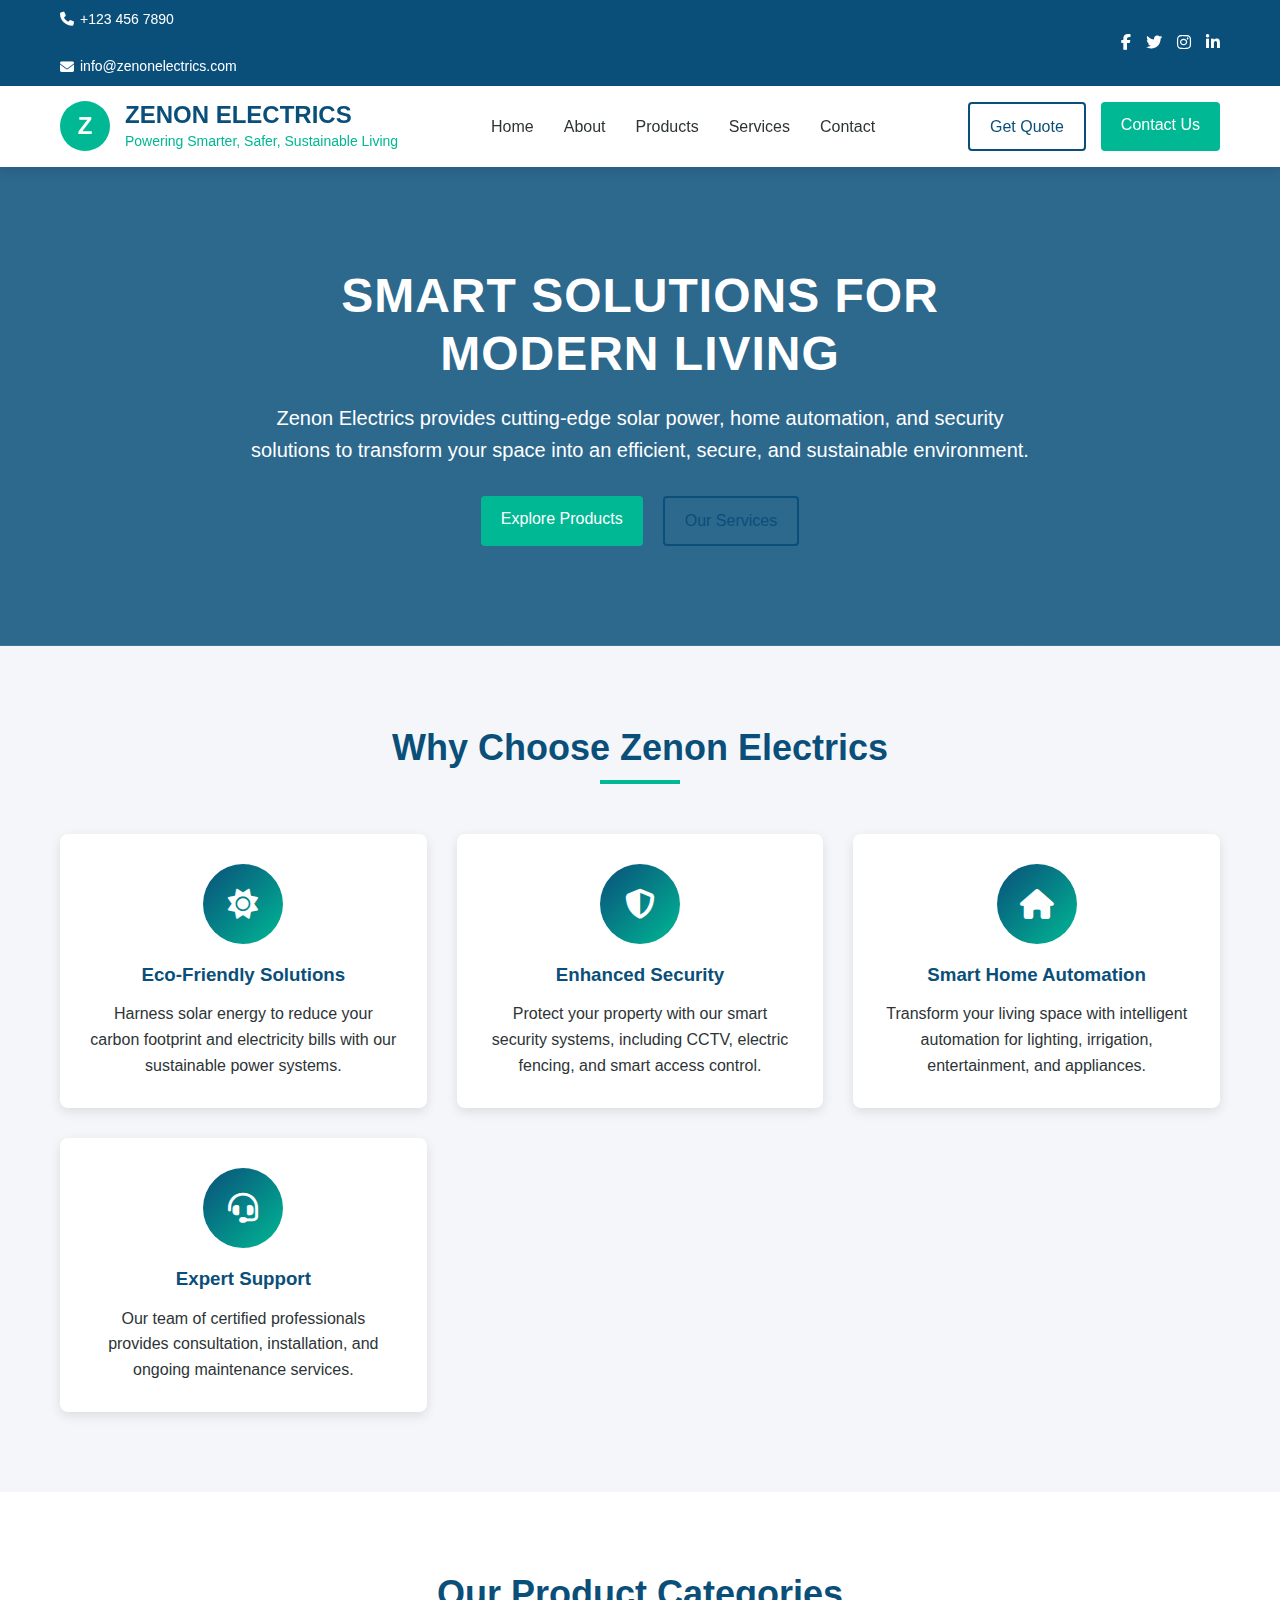
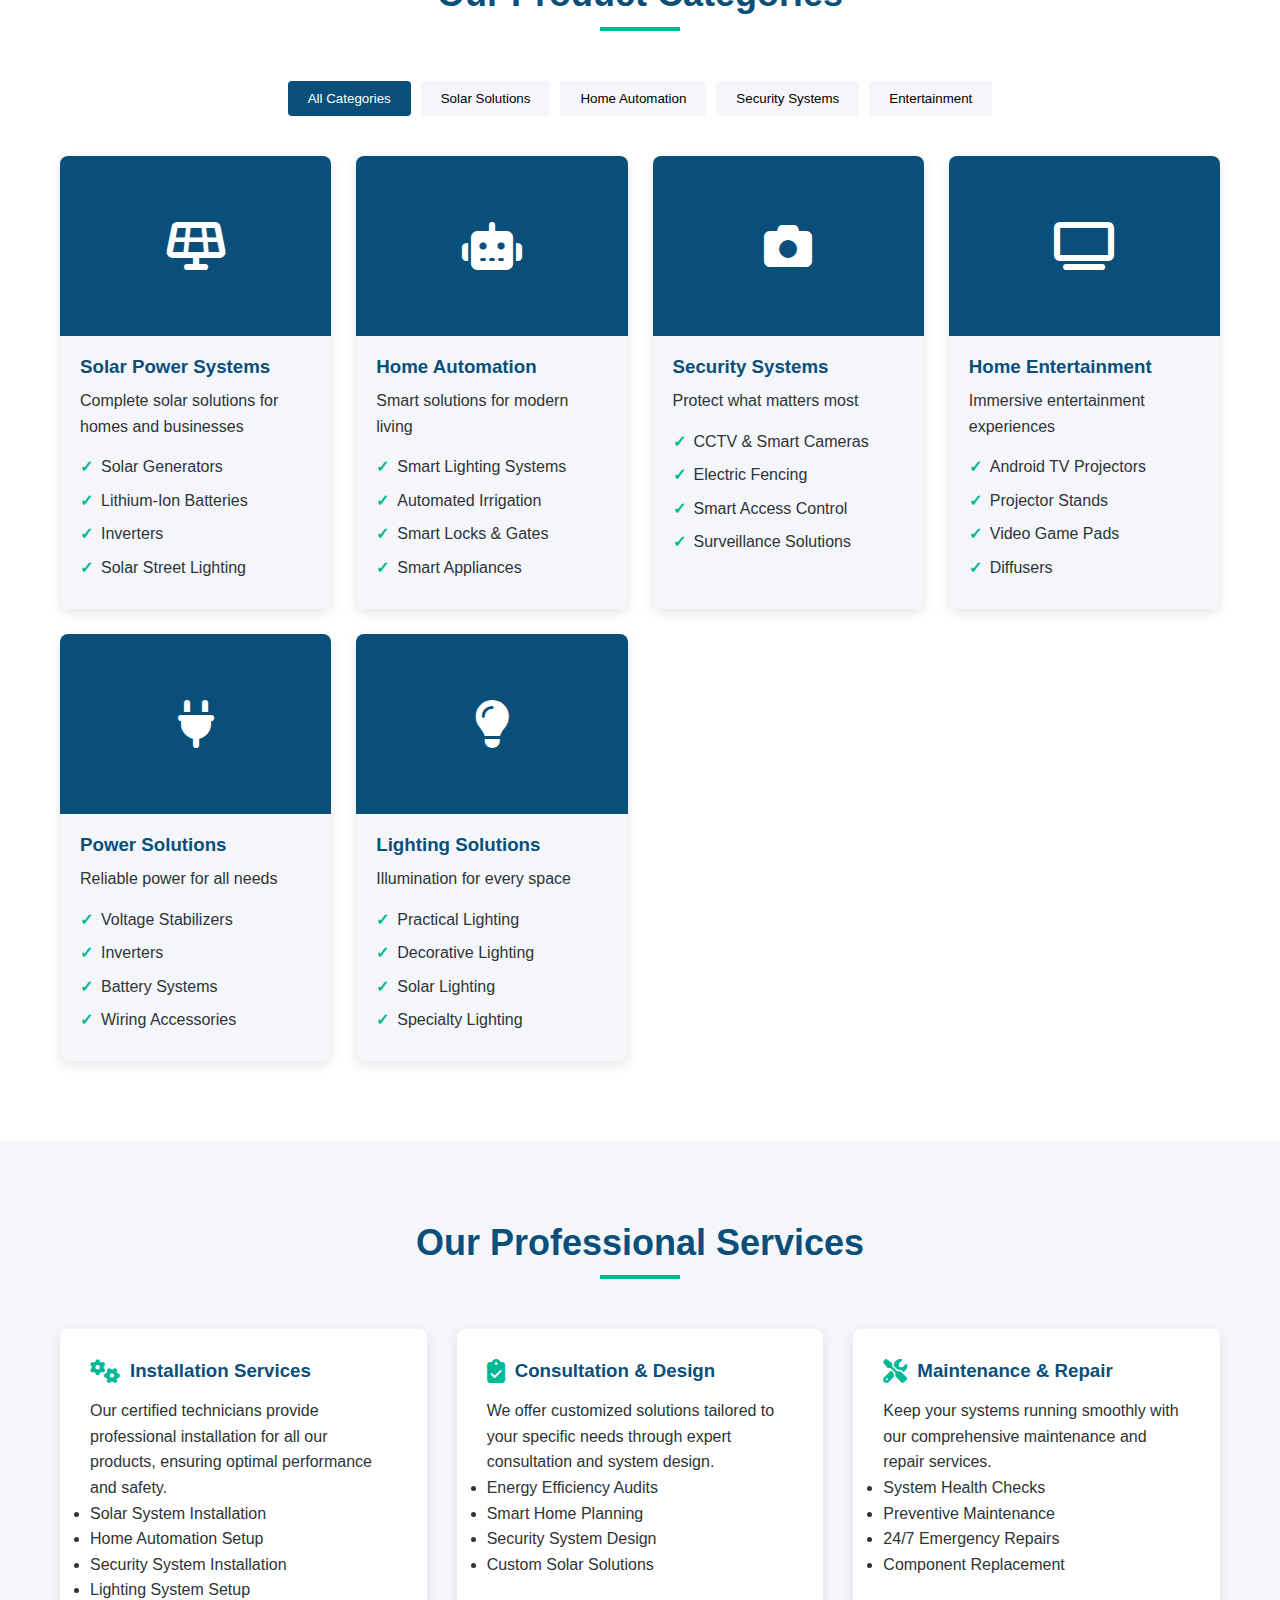
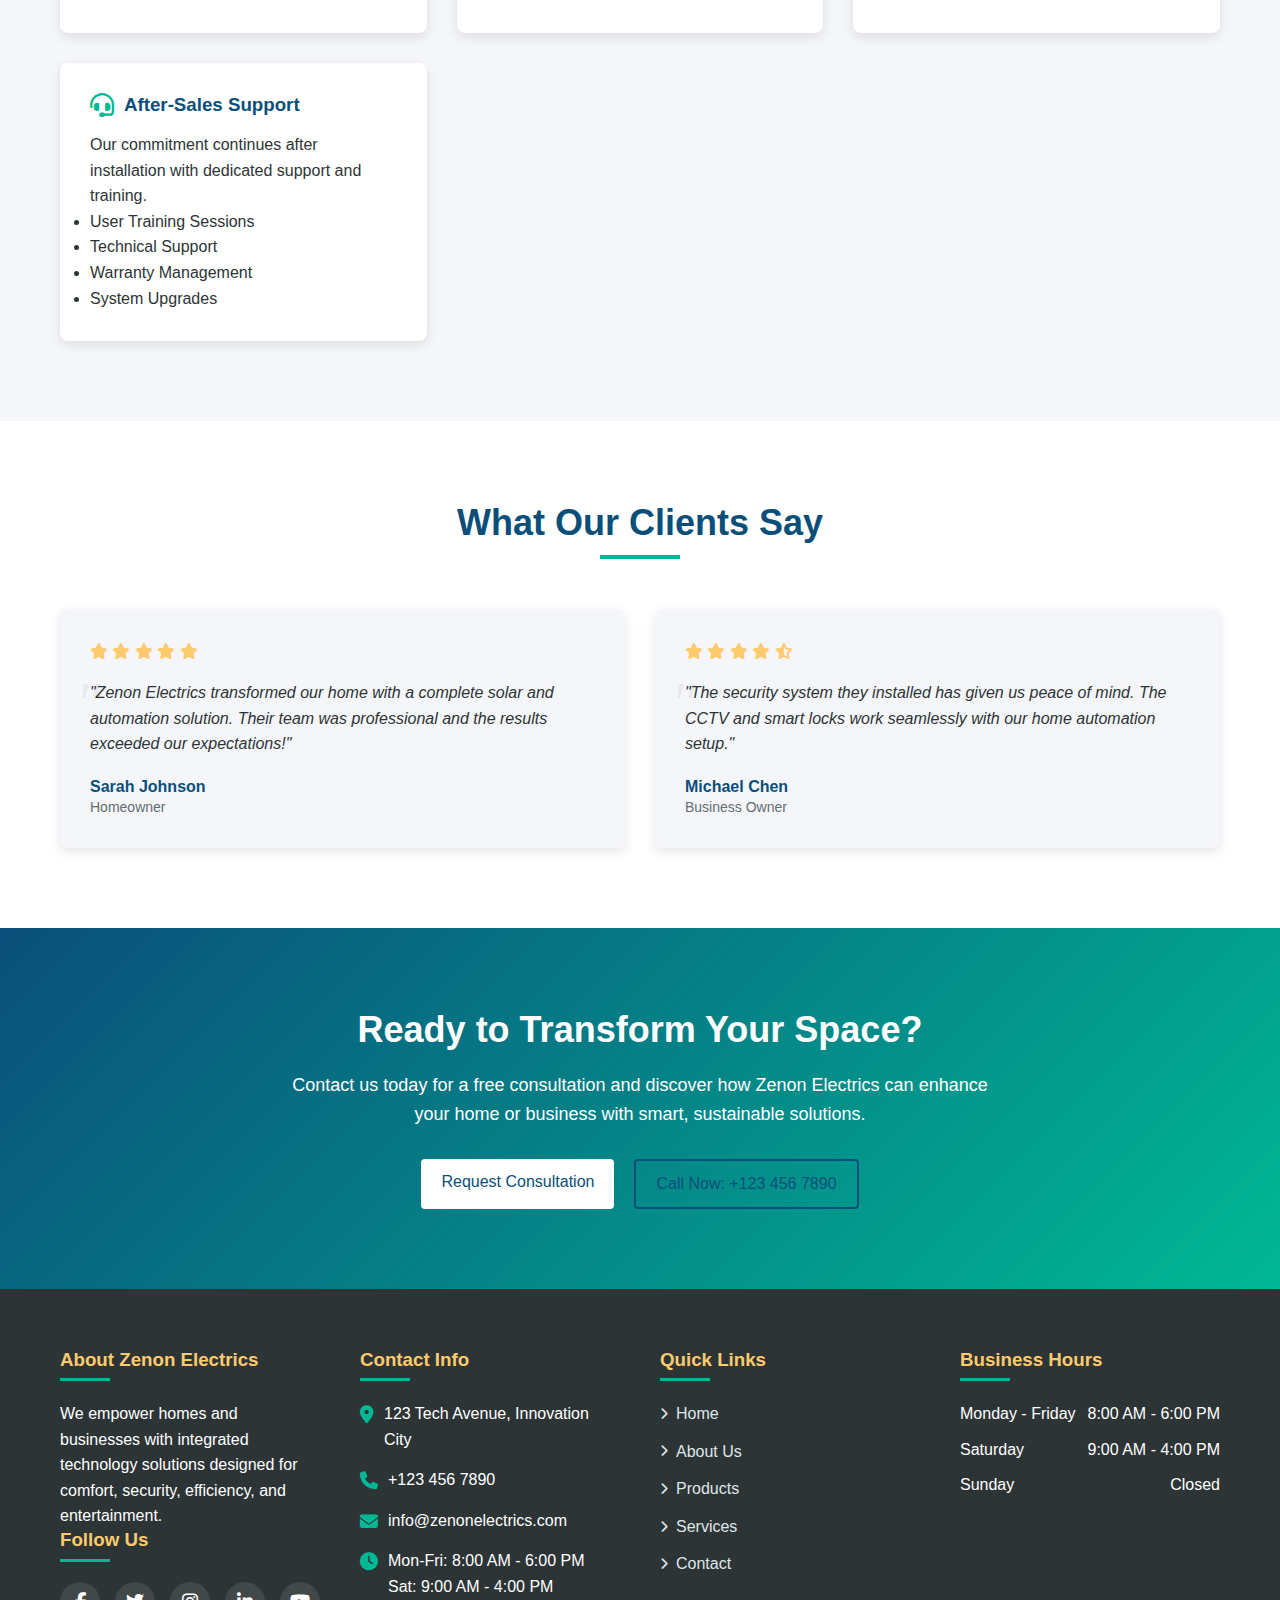
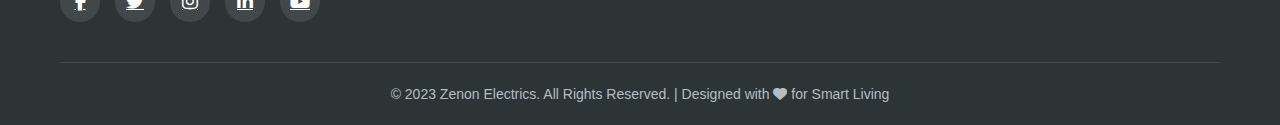
<file: ZenonInitial/index.html>
<!DOCTYPE html>
<html lang="en">
<head>
    <meta charset="UTF-8">
    <meta name="viewport" content="width=device-width, initial-scale=1.0">
    <title>Zenon Electrics | Powering Smarter, Safer, Sustainable Living</title>
    <link rel="stylesheet" href="styles.css">
    <link rel="stylesheet" href="https://cdnjs.cloudflare.com/ajax/libs/font-awesome/6.4.0/css/all.min.css">
</head>
<body>
    <!-- Header Section -->
    <header>
        <div class="header-top">
            <div class="container">
                <div class="contact-info">
                    <a href="tel:+1234567890"><i class="fas fa-phone"></i> +123 456 7890</a>
                    <a href="mailto:info@zenonelectrics.com"><i class="fas fa-envelope"></i> info@zenonelectrics.com</a>
                </div>
                <div class="social-icons">
                    <a href="#"><i class="fab fa-facebook-f"></i></a>
                    <a href="#"><i class="fab fa-twitter"></i></a>
                    <a href="#"><i class="fab fa-instagram"></i></a>
                    <a href="#"><i class="fab fa-linkedin-in"></i></a>
                </div>
            </div>
        </div>
        <div class="main-header">
            <div class="container">
                <a href="index.html" class="logo">
                    <div class="logo-icon">Z</div>
                    <div class="logo-text">
                        <h1>ZENON ELECTRICS</h1>
                        <span>Powering Smarter, Safer, Sustainable Living</span>
                    </div>
                </a>
                <button class="mobile-menu-btn" id="menuToggle">
                    <i class="fas fa-bars"></i>
                </button>
                <nav id="mainNav">
                    <ul>
                        <li><a href="index.html" class="active">Home</a></li>
                        <li><a href="about.html">About</a></li>
                        <li><a href="products.html">Products</a></li>
                        <li><a href="services.html">Services</a></li>
                        <li><a href="contact.html">Contact</a></li>
                    </ul>
                </nav>
                <div class="header-buttons">
                    <a href="contact.html#quote" class="btn btn-outline">Get Quote</a>
                    <a href="contact.html" class="btn btn-primary">Contact Us</a>
                </div>
            </div>
        </div>
    </header>

    <!-- Hero Section -->
    <section class="hero">
        <div class="container">
            <div class="hero-content">
                <h1>Smart Solutions for Modern Living</h1>
                <p>Zenon Electrics provides cutting-edge solar power, home automation, and security solutions to transform your space into an efficient, secure, and sustainable environment.</p>
                <div class="hero-buttons">
                    <a href="products.html" class="btn btn-primary">Explore Products</a>
                    <a href="services.html" class="btn btn-outline">Our Services</a>
                </div>
            </div>
        </div>
    </section>

    <!-- Features Section -->
    <section class="features">
        <div class="container">
            <div class="section-title">
                <h2>Why Choose Zenon Electrics</h2>
            </div>
            <div class="features-grid">
                <div class="feature-card">
                    <div class="feature-icon">
                        <i class="fas fa-sun"></i>
                    </div>
                    <h3>Eco-Friendly Solutions</h3>
                    <p>Harness solar energy to reduce your carbon footprint and electricity bills with our sustainable power systems.</p>
                </div>
                <div class="feature-card">
                    <div class="feature-icon">
                        <i class="fas fa-shield-alt"></i>
                    </div>
                    <h3>Enhanced Security</h3>
                    <p>Protect your property with our smart security systems, including CCTV, electric fencing, and smart access control.</p>
                </div>
                <div class="feature-card">
                    <div class="feature-icon">
                        <i class="fas fa-home"></i>
                    </div>
                    <h3>Smart Home Automation</h3>
                    <p>Transform your living space with intelligent automation for lighting, irrigation, entertainment, and appliances.</p>
                </div>
                <div class="feature-card">
                    <div class="feature-icon">
                        <i class="fas fa-headset"></i>
                    </div>
                    <h3>Expert Support</h3>
                    <p>Our team of certified professionals provides consultation, installation, and ongoing maintenance services.</p>
                </div>
            </div>
        </div>
    </section>

    <!-- Categories Section -->
    <section class="categories">
        <div class="container">
            <div class="section-title">
                <h2>Our Product Categories</h2>
            </div>
            <div class="categories-tabs">
                <button class="tab-btn active" data-category="all">All Categories</button>
                <button class="tab-btn" data-category="solar">Solar Solutions</button>
                <button class="tab-btn" data-category="automation">Home Automation</button>
                <button class="tab-btn" data-category="security">Security Systems</button>
                <button class="tab-btn" data-category="entertainment">Entertainment</button>
            </div>
            <div class="categories-grid">
                <div class="category-card" data-category="solar">
                    <div class="category-img">
                        <i class="fas fa-solar-panel"></i>
                    </div>
                    <div class="category-content">
                        <h3>Solar Power Systems</h3>
                        <p>Complete solar solutions for homes and businesses</p>
                        <ul>
                            <li>Solar Generators</li>
                            <li>Lithium-Ion Batteries</li>
                            <li>Inverters</li>
                            <li>Solar Street Lighting</li>
                        </ul>
                    </div>
                </div>
                <div class="category-card" data-category="automation">
                    <div class="category-img">
                        <i class="fas fa-robot"></i>
                    </div>
                    <div class="category-content">
                        <h3>Home Automation</h3>
                        <p>Smart solutions for modern living</p>
                        <ul>
                            <li>Smart Lighting Systems</li>
                            <li>Automated Irrigation</li>
                            <li>Smart Locks & Gates</li>
                            <li>Smart Appliances</li>
                        </ul>
                    </div>
                </div>
                <div class="category-card" data-category="security">
                    <div class="category-img">
                        <i class="fas fa-camera"></i>
                    </div>
                    <div class="category-content">
                        <h3>Security Systems</h3>
                        <p>Protect what matters most</p>
                        <ul>
                            <li>CCTV & Smart Cameras</li>
                            <li>Electric Fencing</li>
                            <li>Smart Access Control</li>
                            <li>Surveillance Solutions</li>
                        </ul>
                    </div>
                </div>
                <div class="category-card" data-category="entertainment">
                    <div class="category-img">
                        <i class="fas fa-tv"></i>
                    </div>
                    <div class="category-content">
                        <h3>Home Entertainment</h3>
                        <p>Immersive entertainment experiences</p>
                        <ul>
                            <li>Android TV Projectors</li>
                            <li>Projector Stands</li>
                            <li>Video Game Pads</li>
                            <li>Diffusers</li>
                        </ul>
                    </div>
                </div>
                <div class="category-card" data-category="solar">
                    <div class="category-img">
                        <i class="fas fa-plug"></i>
                    </div>
                    <div class="category-content">
                        <h3>Power Solutions</h3>
                        <p>Reliable power for all needs</p>
                        <ul>
                            <li>Voltage Stabilizers</li>
                            <li>Inverters</li>
                            <li>Battery Systems</li>
                            <li>Wiring Accessories</li>
                        </ul>
                    </div>
                </div>
                <div class="category-card" data-category="automation">
                    <div class="category-img">
                        <i class="fas fa-lightbulb"></i>
                    </div>
                    <div class="category-content">
                        <h3>Lighting Solutions</h3>
                        <p>Illumination for every space</p>
                        <ul>
                            <li>Practical Lighting</li>
                            <li>Decorative Lighting</li>
                            <li>Solar Lighting</li>
                            <li>Specialty Lighting</li>
                        </ul>
                    </div>
                </div>
            </div>
        </div>
    </section>

    <!-- Services Section -->
    <section class="services">
        <div class="container">
            <div class="section-title">
                <h2>Our Professional Services</h2>
            </div>
            <div class="services-grid">
                <div class="service-card">
                    <h3><i class="fas fa-cogs"></i> Installation Services</h3>
                    <p>Our certified technicians provide professional installation for all our products, ensuring optimal performance and safety.</p>
                    <ul>
                        <li>Solar System Installation</li>
                        <li>Home Automation Setup</li>
                        <li>Security System Installation</li>
                        <li>Lighting System Setup</li>
                    </ul>
                </div>
                <div class="service-card">
                    <h3><i class="fas fa-clipboard-check"></i> Consultation & Design</h3>
                    <p>We offer customized solutions tailored to your specific needs through expert consultation and system design.</p>
                    <ul>
                        <li>Energy Efficiency Audits</li>
                        <li>Smart Home Planning</li>
                        <li>Security System Design</li>
                        <li>Custom Solar Solutions</li>
                    </ul>
                </div>
                <div class="service-card">
                    <h3><i class="fas fa-tools"></i> Maintenance & Repair</h3>
                    <p>Keep your systems running smoothly with our comprehensive maintenance and repair services.</p>
                    <ul>
                        <li>System Health Checks</li>
                        <li>Preventive Maintenance</li>
                        <li>24/7 Emergency Repairs</li>
                        <li>Component Replacement</li>
                    </ul>
                </div>
                <div class="service-card">
                    <h3><i class="fas fa-headset"></i> After-Sales Support</h3>
                    <p>Our commitment continues after installation with dedicated support and training.</p>
                    <ul>
                        <li>User Training Sessions</li>
                        <li>Technical Support</li>
                        <li>Warranty Management</li>
                        <li>System Upgrades</li>
                    </ul>
                </div>
            </div>
        </div>
    </section>

    <!-- Testimonials Section -->
    <section class="testimonials">
        <div class="container">
            <div class="section-title">
                <h2>What Our Clients Say</h2>
            </div>
            <div class="testimonials-grid">
                <div class="testimonial-card">
                    <div class="rating">
                        <i class="fas fa-star"></i>
                        <i class="fas fa-star"></i>
                        <i class="fas fa-star"></i>
                        <i class="fas fa-star"></i>
                        <i class="fas fa-star"></i>
                    </div>
                    <p>"Zenon Electrics transformed our home with a complete solar and automation solution. Their team was professional and the results exceeded our expectations!"</p>
                    <div class="client">
                        <h4>Sarah Johnson</h4>
                        <span>Homeowner</span>
                    </div>
                </div>
                <div class="testimonial-card">
                    <div class="rating">
                        <i class="fas fa-star"></i>
                        <i class="fas fa-star"></i>
                        <i class="fas fa-star"></i>
                        <i class="fas fa-star"></i>
                        <i class="fas fa-star-half-alt"></i>
                    </div>
                    <p>"The security system they installed has given us peace of mind. The CCTV and smart locks work seamlessly with our home automation setup."</p>
                    <div class="client">
                        <h4>Michael Chen</h4>
                        <span>Business Owner</span>
                    </div>
                </div>
            </div>
        </div>
    </section>

    <!-- CTA Section -->
    <section class="cta">
        <div class="container">
            <h2>Ready to Transform Your Space?</h2>
            <p>Contact us today for a free consultation and discover how Zenon Electrics can enhance your home or business with smart, sustainable solutions.</p>
            <div class="cta-buttons">
                <a href="contact.html#consultation" class="btn btn-light">Request Consultation</a>
                <a href="tel:+1234567890" class="btn btn-outline">Call Now: +123 456 7890</a>
            </div>
        </div>
    </section>

    <!-- Footer -->
    <footer>
        <div class="container">
            <div class="footer-grid">
                <div class="footer-col footer-about">
                    <h3>About Zenon Electrics</h3>
                    <p>We empower homes and businesses with integrated technology solutions designed for comfort, security, efficiency, and entertainment.</p>
                    <div class="footer-social">
                        <h3>Follow Us</h3>
                        <div class="social-icons">
                            <a href="#"><i class="fab fa-facebook-f"></i></a>
                            <a href="#"><i class="fab fa-twitter"></i></a>
                            <a href="#"><i class="fab fa-instagram"></i></a>
                            <a href="#"><i class="fab fa-linkedin-in"></i></a>
                            <a href="#"><i class="fab fa-youtube"></i></a>
                        </div>
                    </div>
                </div>
                <div class="footer-col footer-contact">
                    <h3>Contact Info</h3>
                    <ul>
                        <li>
                            <i class="fas fa-map-marker-alt"></i>
                            <div>123 Tech Avenue, Innovation City</div>
                        </li>
                        <li>
                            <i class="fas fa-phone"></i>
                            <div>+123 456 7890</div>
                        </li>
                        <li>
                            <i class="fas fa-envelope"></i>
                            <div>info@zenonelectrics.com</div>
                        </li>
                        <li>
                            <i class="fas fa-clock"></i>
                            <div>Mon-Fri: 8:00 AM - 6:00 PM<br>Sat: 9:00 AM - 4:00 PM</div>
                        </li>
                    </ul>
                </div>
                <div class="footer-col footer-links">
                    <h3>Quick Links</h3>
                    <ul>
                        <li><a href="index.html"><i class="fas fa-chevron-right"></i> Home</a></li>
                        <li><a href="about.html"><i class="fas fa-chevron-right"></i> About Us</a></li>
                        <li><a href="products.html"><i class="fas fa-chevron-right"></i> Products</a></li>
                        <li><a href="services.html"><i class="fas fa-chevron-right"></i> Services</a></li>
                        <li><a href="contact.html"><i class="fas fa-chevron-right"></i> Contact</a></li>
                    </ul>
                </div>
                <div class="footer-col footer-hours">
                    <h3>Business Hours</h3>
                    <p><span>Monday - Friday</span> <span>8:00 AM - 6:00 PM</span></p>
                    <p><span>Saturday</span> <span>9:00 AM - 4:00 PM</span></p>
                    <p><span>Sunday</span> <span>Closed</span></p>
                </div>
            </div>
            <div class="footer-bottom">
                <p>&copy; 2023 Zenon Electrics. All Rights Reserved. | Designed with <i class="fas fa-heart"></i> for Smart Living</p>
            </div>
        </div>
    </footer>

    <script src="script.js"></script>
</body>
</html>
</file>
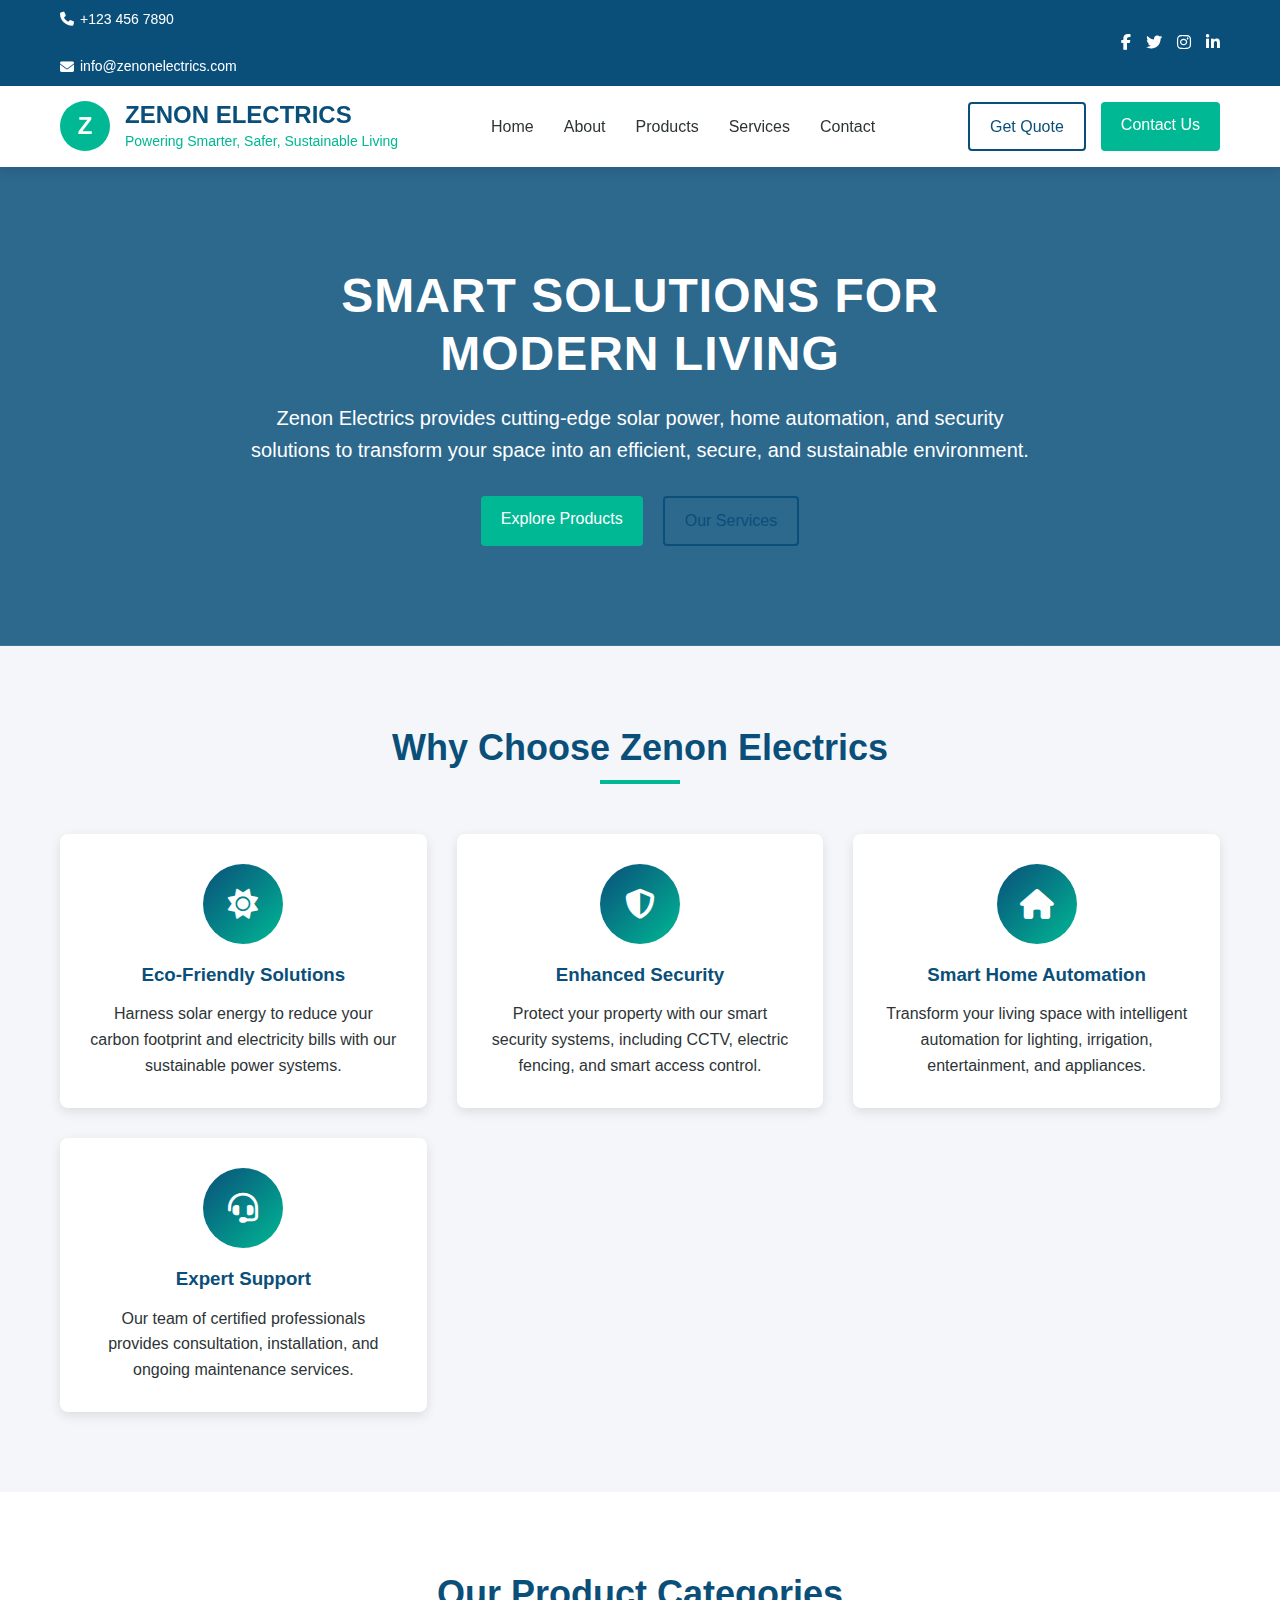
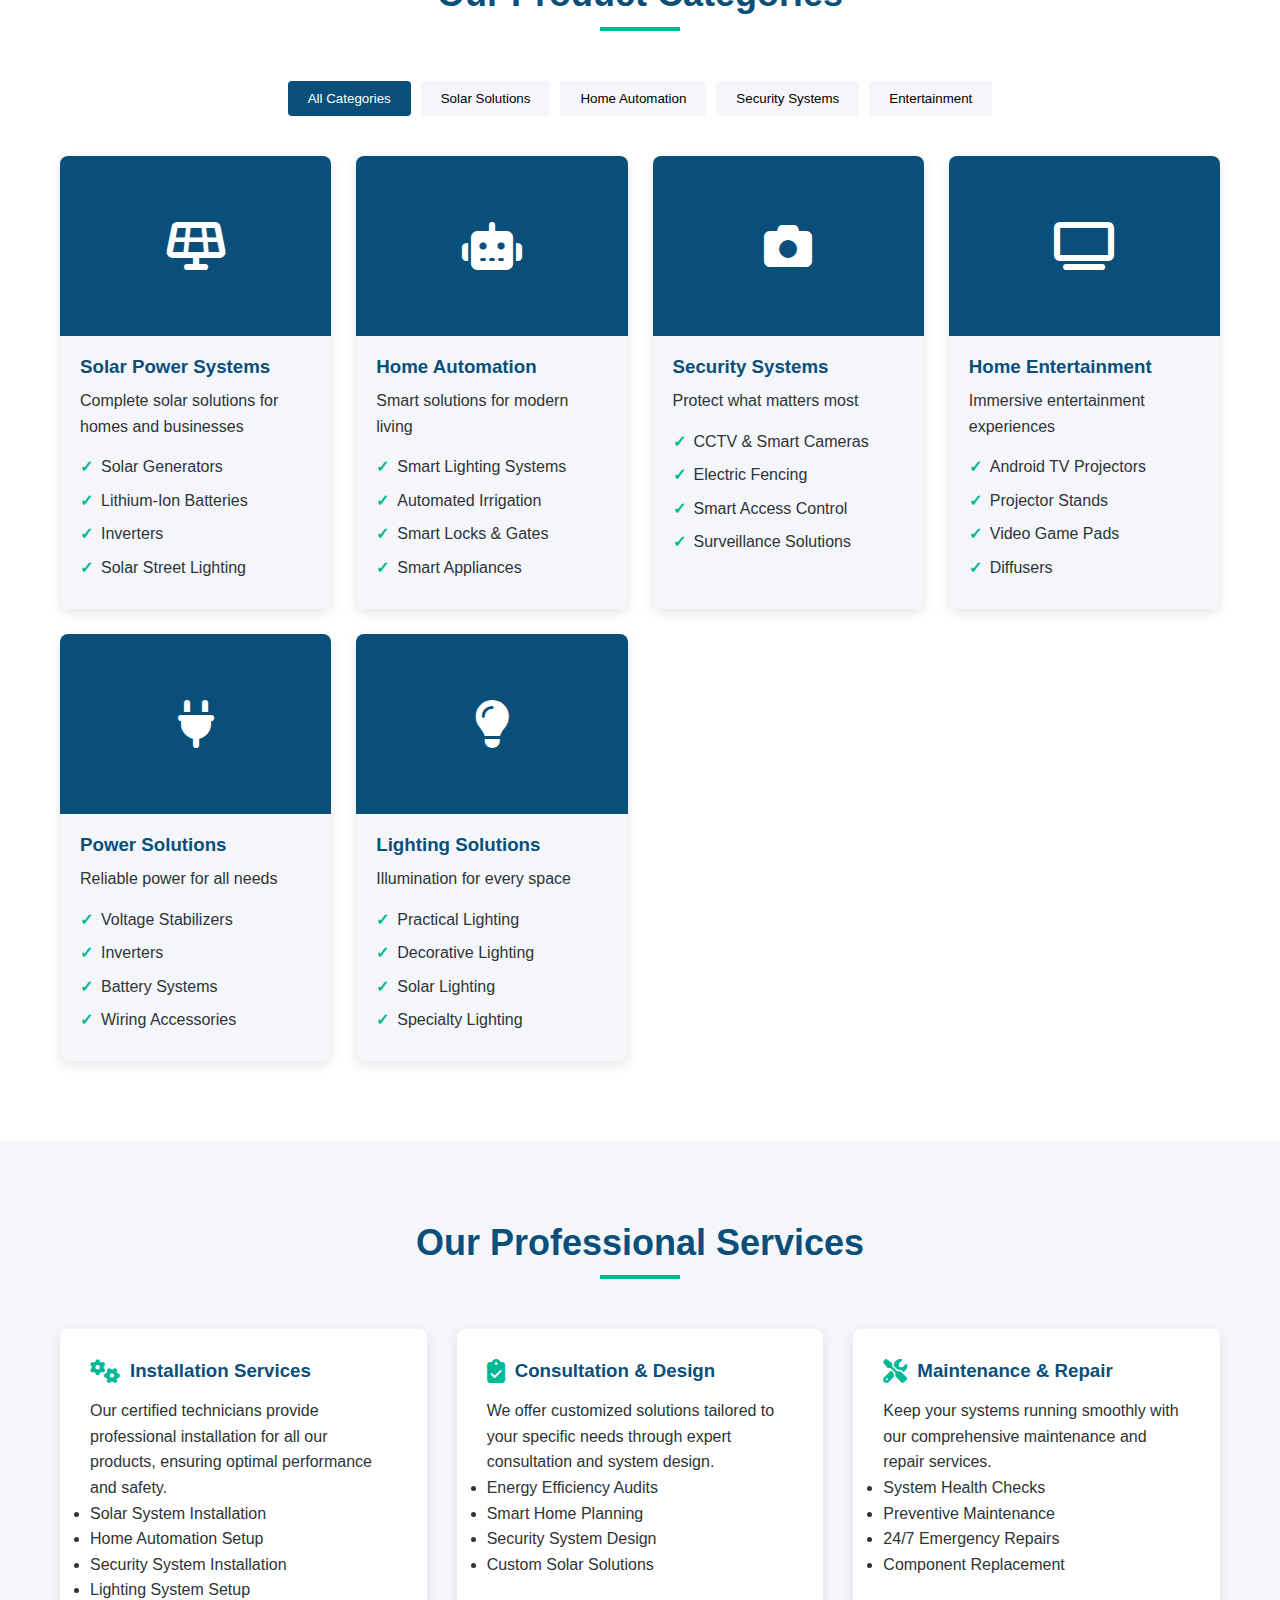
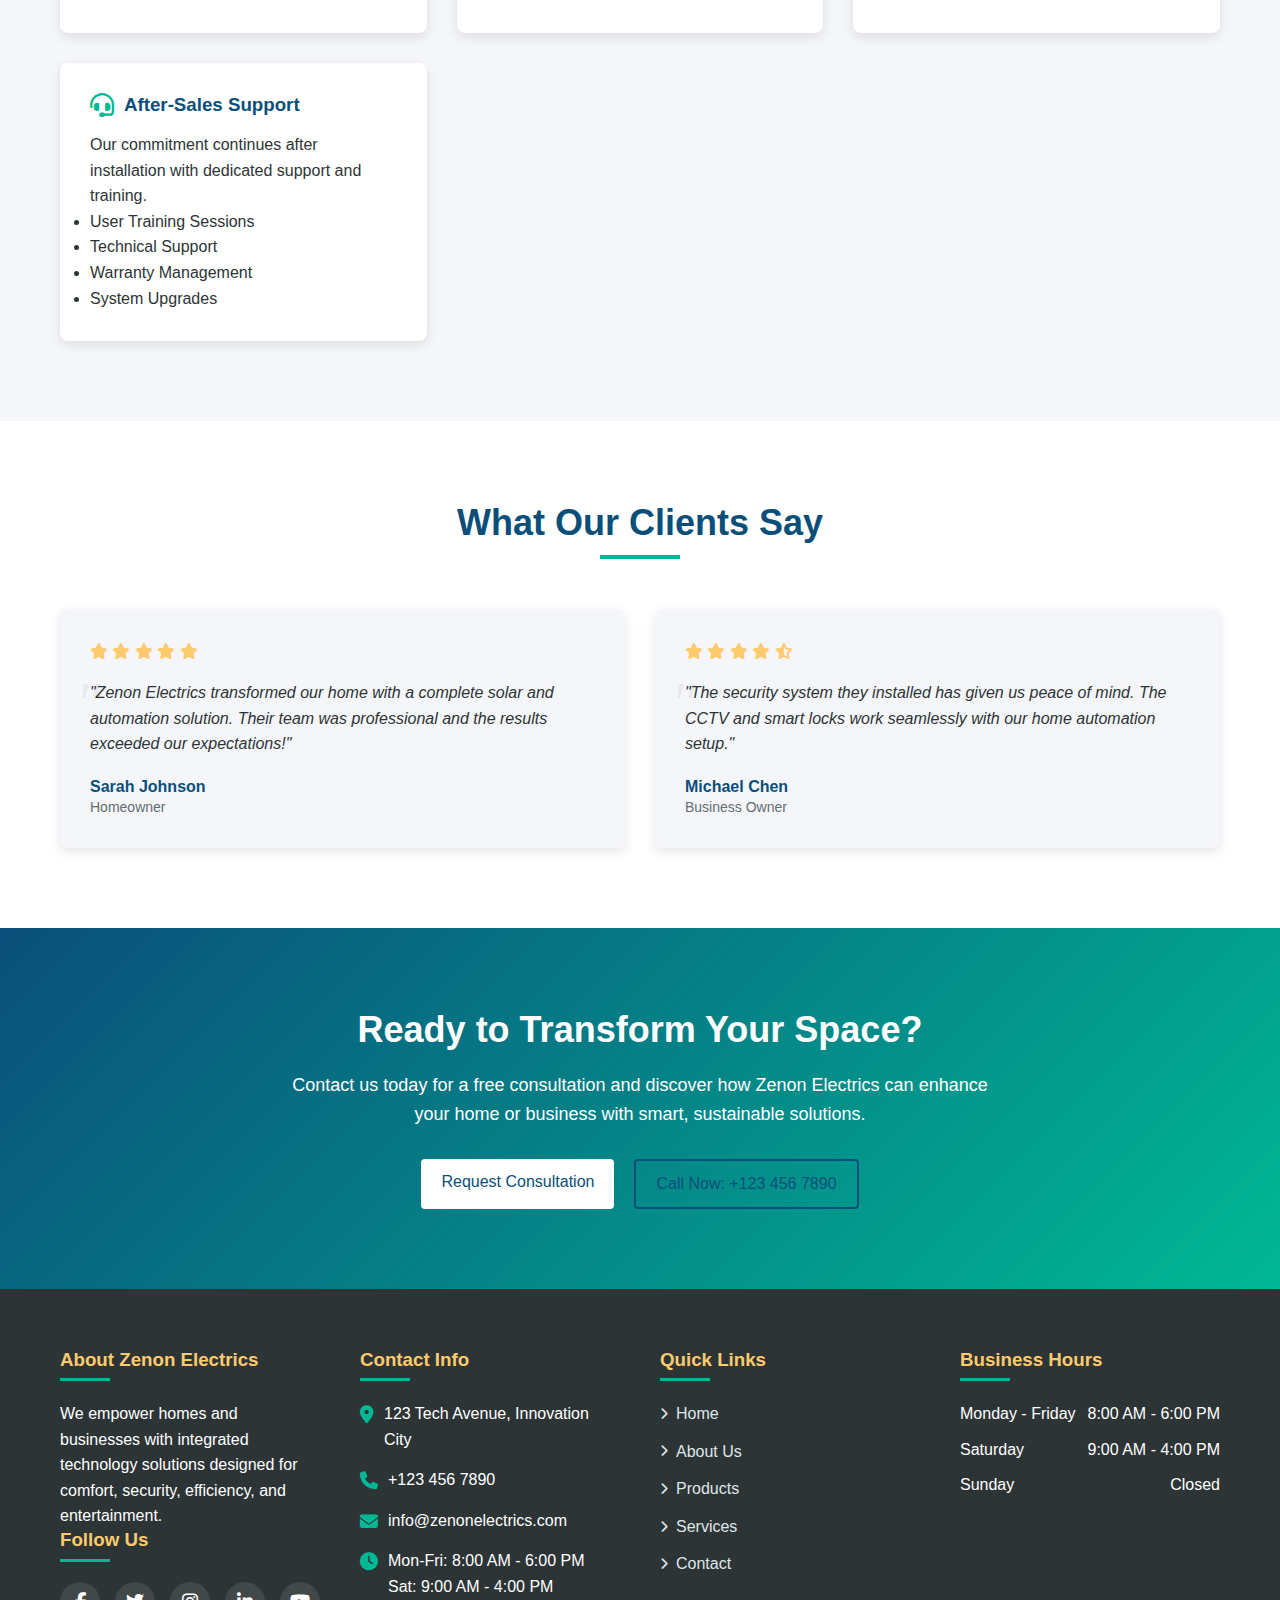
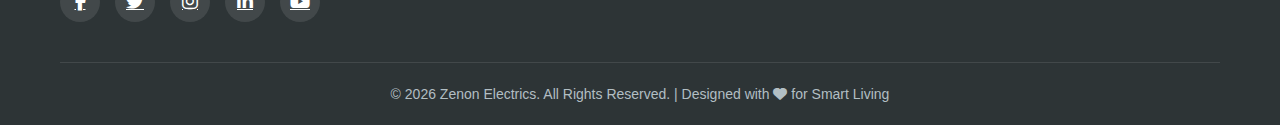
<file: ZenonTest/index.html>
<!DOCTYPE html>
<html lang="en">
<head>
    <meta charset="UTF-8">
    <meta name="viewport" content="width=device-width, initial-scale=1.0">
    <title>Home | Zenon Electrics</title>
    <link rel="stylesheet" href="https://cdnjs.cloudflare.com/ajax/libs/font-awesome/6.4.0/css/all.min.css">
    <link rel="stylesheet" href="styles.css">
</head>
<body>
    <!-- Header Section -->
    <header>
        <div class="header-top">
            <div class="container">
                <div class="contact-info">
                    <a href="tel:+1234567890"><i class="fas fa-phone"></i> +123 456 7890</a>
                    <a href="mailto:info@zenonelectrics.com"><i class="fas fa-envelope"></i> info@zenonelectrics.com</a>
                </div>
                <div class="social-icons">
                    <a href="#"><i class="fab fa-facebook-f"></i></a>
                    <a href="#"><i class="fab fa-twitter"></i></a>
                    <a href="#"><i class="fab fa-instagram"></i></a>
                    <a href="#"><i class="fab fa-linkedin-in"></i></a>
                </div>
            </div>
        </div>
        <div class="main-header">
            <div class="container">
                <a href="index.html" class="logo">
                    <div class="logo-icon">Z</div>
                    <div class="logo-text">
                        <h1>ZENON ELECTRICS</h1>
                        <span>Powering Smarter, Safer, Sustainable Living</span>
                    </div>
                </a>
                <button class="mobile-menu-btn" id="menuToggle">
                    <i class="fas fa-bars"></i>
                </button>
                <nav id="mainNav">
                    <ul>
                        <li><a href="index.html" class="active">Home</a></li>
                        <li><a href="about.html">About</a></li>
                        <li><a href="products.html">Products</a></li>
                        <li><a href="services.html">Services</a></li>
                        <li><a href="contact.html">Contact</a></li>
                    </ul>
                </nav>
                <div class="header-buttons">
                    <a href="contact.html#quote" class="btn btn-outline">Get Quote</a>
                    <a href="contact.html" class="btn btn-primary">Contact Us</a>
                </div>
            </div>
        </div>
    </header>

    <!-- Hero Section -->
    <section class="hero">
        <div class="container">
            <div class="hero-content">
                <h1>Smart Solutions for Modern Living</h1>
                <p>Zenon Electrics provides cutting-edge solar power, home automation, and security solutions to transform your space into an efficient, secure, and sustainable environment.</p>
                <div class="hero-buttons">
                    <a href="products.html" class="btn btn-primary">Explore Products</a>
                    <a href="services.html" class="btn btn-outline">Our Services</a>
                </div>
            </div>
        </div>
    </section>

    <!-- Features Section -->
    <section class="features">
        <div class="container">
            <div class="section-title">
                <h2>Why Choose Zenon Electrics</h2>
            </div>
            <div class="features-grid">
                <div class="feature-card">
                    <div class="feature-icon">
                        <i class="fas fa-sun"></i>
                    </div>
                    <h3>Eco-Friendly Solutions</h3>
                    <p>Harness solar energy to reduce your carbon footprint and electricity bills with our sustainable power systems.</p>
                </div>
                <div class="feature-card">
                    <div class="feature-icon">
                        <i class="fas fa-shield-alt"></i>
                    </div>
                    <h3>Enhanced Security</h3>
                    <p>Protect your property with our smart security systems, including CCTV, electric fencing, and smart access control.</p>
                </div>
                <div class="feature-card">
                    <div class="feature-icon">
                        <i class="fas fa-home"></i>
                    </div>
                    <h3>Smart Home Automation</h3>
                    <p>Transform your living space with intelligent automation for lighting, irrigation, entertainment, and appliances.</p>
                </div>
                <div class="feature-card">
                    <div class="feature-icon">
                        <i class="fas fa-headset"></i>
                    </div>
                    <h3>Expert Support</h3>
                    <p>Our team of certified professionals provides consultation, installation, and ongoing maintenance services.</p>
                </div>
            </div>
        </div>
    </section>

    <!-- Categories Section -->
    <section class="categories">
        <div class="container">
            <div class="section-title">
                <h2>Our Product Categories</h2>
            </div>
            <div class="categories-tabs">
                <button class="tab-btn active" data-category="all">All Categories</button>
                <button class="tab-btn" data-category="solar">Solar Solutions</button>
                <button class="tab-btn" data-category="automation">Home Automation</button>
                <button class="tab-btn" data-category="security">Security Systems</button>
                <button class="tab-btn" data-category="entertainment">Entertainment</button>
            </div>
            <div class="categories-grid">
                <div class="category-card" data-category="solar">
                    <div class="category-img">
                        <i class="fas fa-solar-panel"></i>
                    </div>
                    <div class="category-content">
                        <h3>Solar Power Systems</h3>
                        <p>Complete solar solutions for homes and businesses</p>
                        <ul>
                            <li>Solar Generators</li>
                            <li>Lithium-Ion Batteries</li>
                            <li>Inverters</li>
                            <li>Solar Street Lighting</li>
                        </ul>
                    </div>
                </div>
                <div class="category-card" data-category="automation">
                    <div class="category-img">
                        <i class="fas fa-robot"></i>
                    </div>
                    <div class="category-content">
                        <h3>Home Automation</h3>
                        <p>Smart solutions for modern living</p>
                        <ul>
                            <li>Smart Lighting Systems</li>
                            <li>Automated Irrigation</li>
                            <li>Smart Locks & Gates</li>
                            <li>Smart Appliances</li>
                        </ul>
                    </div>
                </div>
                <div class="category-card" data-category="security">
                    <div class="category-img">
                        <i class="fas fa-camera"></i>
                    </div>
                    <div class="category-content">
                        <h3>Security Systems</h3>
                        <p>Protect what matters most</p>
                        <ul>
                            <li>CCTV & Smart Cameras</li>
                            <li>Electric Fencing</li>
                            <li>Smart Access Control</li>
                            <li>Surveillance Solutions</li>
                        </ul>
                    </div>
                </div>
                <div class="category-card" data-category="entertainment">
                    <div class="category-img">
                        <i class="fas fa-tv"></i>
                    </div>
                    <div class="category-content">
                        <h3>Home Entertainment</h3>
                        <p>Immersive entertainment experiences</p>
                        <ul>
                            <li>Android TV Projectors</li>
                            <li>Projector Stands</li>
                            <li>Video Game Pads</li>
                            <li>Diffusers</li>
                        </ul>
                    </div>
                </div>
                <div class="category-card" data-category="solar">
                    <div class="category-img">
                        <i class="fas fa-plug"></i>
                    </div>
                    <div class="category-content">
                        <h3>Power Solutions</h3>
                        <p>Reliable power for all needs</p>
                        <ul>
                            <li>Voltage Stabilizers</li>
                            <li>Inverters</li>
                            <li>Battery Systems</li>
                            <li>Wiring Accessories</li>
                        </ul>
                    </div>
                </div>
                <div class="category-card" data-category="automation">
                    <div class="category-img">
                        <i class="fas fa-lightbulb"></i>
                    </div>
                    <div class="category-content">
                        <h3>Lighting Solutions</h3>
                        <p>Illumination for every space</p>
                        <ul>
                            <li>Practical Lighting</li>
                            <li>Decorative Lighting</li>
                            <li>Solar Lighting</li>
                            <li>Specialty Lighting</li>
                        </ul>
                    </div>
                </div>
            </div>
        </div>
    </section>

    <!-- Services Section -->
    <section class="services">
        <div class="container">
            <div class="section-title">
                <h2>Our Professional Services</h2>
            </div>
            <div class="services-grid">
                <div class="service-card">
                    <h3><i class="fas fa-cogs"></i> Installation Services</h3>
                    <p>Our certified technicians provide professional installation for all our products, ensuring optimal performance and safety.</p>
                    <ul>
                        <li>Solar System Installation</li>
                        <li>Home Automation Setup</li>
                        <li>Security System Installation</li>
                        <li>Lighting System Setup</li>
                    </ul>
                </div>
                <div class="service-card">
                    <h3><i class="fas fa-clipboard-check"></i> Consultation & Design</h3>
                    <p>We offer customized solutions tailored to your specific needs through expert consultation and system design.</p>
                    <ul>
                        <li>Energy Efficiency Audits</li>
                        <li>Smart Home Planning</li>
                        <li>Security System Design</li>
                        <li>Custom Solar Solutions</li>
                    </ul>
                </div>
                <div class="service-card">
                    <h3><i class="fas fa-tools"></i> Maintenance & Repair</h3>
                    <p>Keep your systems running smoothly with our comprehensive maintenance and repair services.</p>
                    <ul>
                        <li>System Health Checks</li>
                        <li>Preventive Maintenance</li>
                        <li>24/7 Emergency Repairs</li>
                        <li>Component Replacement</li>
                    </ul>
                </div>
                <div class="service-card">
                    <h3><i class="fas fa-headset"></i> After-Sales Support</h3>
                    <p>Our commitment continues after installation with dedicated support and training.</p>
                    <ul>
                        <li>User Training Sessions</li>
                        <li>Technical Support</li>
                        <li>Warranty Management</li>
                        <li>System Upgrades</li>
                    </ul>
                </div>
            </div>
        </div>
    </section>

    <!-- Testimonials Section -->
    <section class="testimonials">
        <div class="container">
            <div class="section-title">
                <h2>What Our Clients Say</h2>
            </div>
            <div class="testimonials-grid">
                <div class="testimonial-card">
                    <div class="rating">
                        <i class="fas fa-star"></i>
                        <i class="fas fa-star"></i>
                        <i class="fas fa-star"></i>
                        <i class="fas fa-star"></i>
                        <i class="fas fa-star"></i>
                    </div>
                    <p>"Zenon Electrics transformed our home with a complete solar and automation solution. Their team was professional and the results exceeded our expectations!"</p>
                    <div class="client">
                        <h4>Sarah Johnson</h4>
                        <span>Homeowner</span>
                    </div>
                </div>
                <div class="testimonial-card">
                    <div class="rating">
                        <i class="fas fa-star"></i>
                        <i class="fas fa-star"></i>
                        <i class="fas fa-star"></i>
                        <i class="fas fa-star"></i>
                        <i class="fas fa-star-half-alt"></i>
                    </div>
                    <p>"The security system they installed has given us peace of mind. The CCTV and smart locks work seamlessly with our home automation setup."</p>
                    <div class="client">
                        <h4>Michael Chen</h4>
                        <span>Business Owner</span>
                    </div>
                </div>
            </div>
        </div>
    </section>

    <!-- CTA Section -->
    <section class="cta">
        <div class="container">
            <h2>Ready to Transform Your Space?</h2>
            <p>Contact us today for a free consultation and discover how Zenon Electrics can enhance your home or business with smart, sustainable solutions.</p>
            <div class="cta-buttons">
                <a href="contact.html#consultation" class="btn btn-light">Request Consultation</a>
                <a href="tel:+1234567890" class="btn btn-outline">Call Now: +123 456 7890</a>
            </div>
        </div>
    </section>

    <!-- Footer -->
    <footer>
        <div class="container">
            <div class="footer-grid">
                <div class="footer-col footer-about">
                    <h3>About Zenon Electrics</h3>
                    <p>We empower homes and businesses with integrated technology solutions designed for comfort, security, efficiency, and entertainment.</p>
                    <div class="footer-social">
                        <h3>Follow Us</h3>
                        <div class="social-icons">
                            <a href="#"><i class="fab fa-facebook-f"></i></a>
                            <a href="#"><i class="fab fa-twitter"></i></a>
                            <a href="#"><i class="fab fa-instagram"></i></a>
                            <a href="#"><i class="fab fa-linkedin-in"></i></a>
                            <a href="#"><i class="fab fa-youtube"></i></a>
                        </div>
                    </div>
                </div>
                <div class="footer-col footer-contact">
                    <h3>Contact Info</h3>
                    <ul>
                        <li>
                            <i class="fas fa-map-marker-alt"></i>
                            <div>123 Tech Avenue, Innovation City</div>
                        </li>
                        <li>
                            <i class="fas fa-phone"></i>
                            <div>+123 456 7890</div>
                        </li>
                        <li>
                            <i class="fas fa-envelope"></i>
                            <div>info@zenonelectrics.com</div>
                        </li>
                        <li>
                            <i class="fas fa-clock"></i>
                            <div>Mon-Fri: 8:00 AM - 6:00 PM<br>Sat: 9:00 AM - 4:00 PM</div>
                        </li>
                    </ul>
                </div>
                <div class="footer-col footer-links">
                    <h3>Quick Links</h3>
                    <ul>
                        <li><a href="index.html"><i class="fas fa-chevron-right"></i> Home</a></li>
                        <li><a href="about.html"><i class="fas fa-chevron-right"></i> About Us</a></li>
                        <li><a href="products.html"><i class="fas fa-chevron-right"></i> Products</a></li>
                        <li><a href="services.html"><i class="fas fa-chevron-right"></i> Services</a></li>
                        <li><a href="contact.html"><i class="fas fa-chevron-right"></i> Contact</a></li>
                    </ul>
                </div>
                <div class="footer-col footer-hours">
                    <h3>Business Hours</h3>
                    <p><span>Monday - Friday</span> <span>8:00 AM - 6:00 PM</span></p>
                    <p><span>Saturday</span> <span>9:00 AM - 4:00 PM</span></p>
                    <p><span>Sunday</span> <span>Closed</span></p>
                </div>
            </div>
            <div class="footer-bottom">
                <p>&copy; <span id="currentYear">2023</span> Zenon Electrics. All Rights Reserved. | Designed with <i class="fas fa-heart"></i> for Smart Living</p>
            </div>
        </div>
    </footer>

    <script src="script.js"></script>
</body>
</html>
</file>
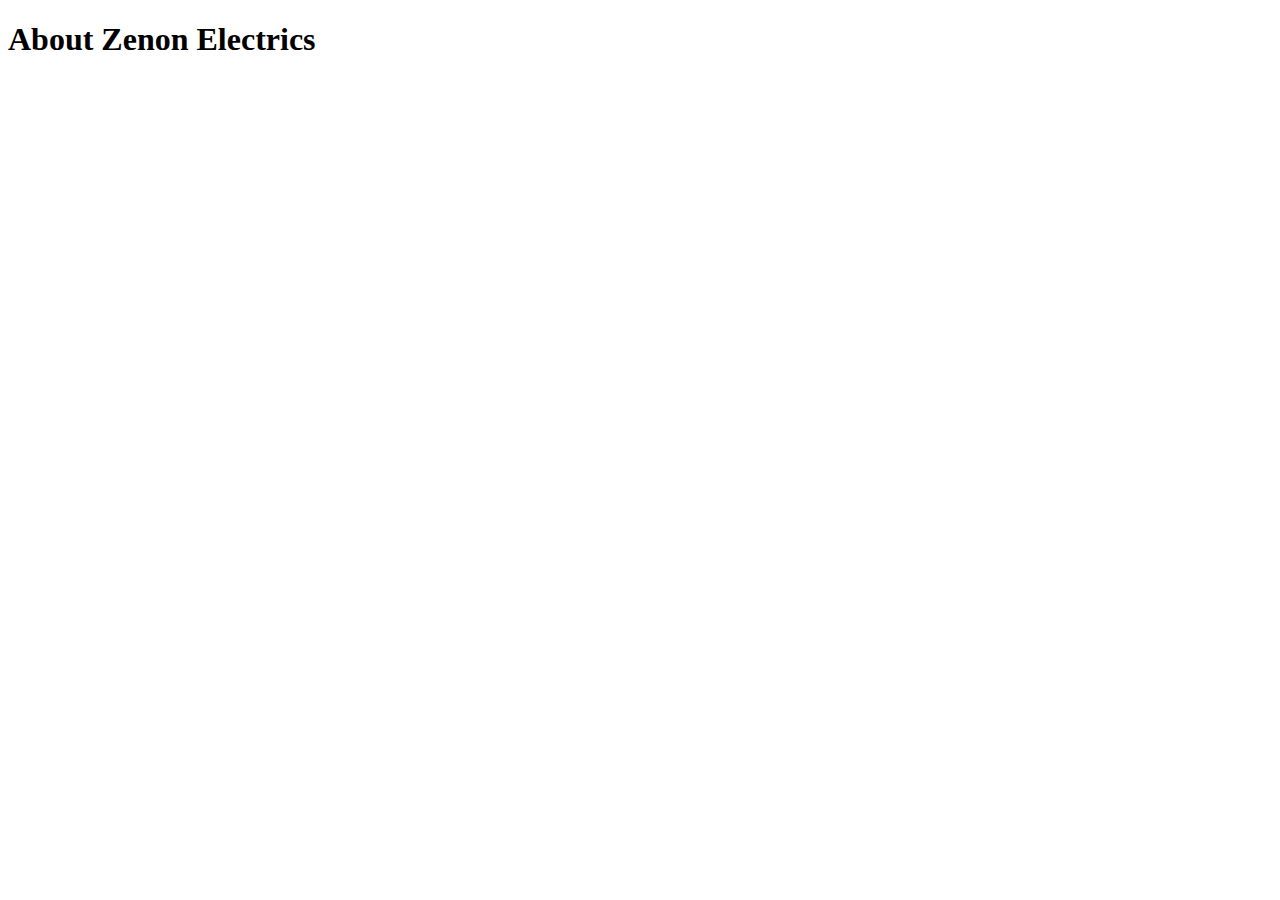
<file: ZenonInitial/about.html>
<!DOCTYPE html>
<html lang="en">
<head>
    <!-- Same head as index.html -->
</head>
<body>
    <!-- Same header as index.html -->

    <!-- About Page Content -->
    <section class="page-hero">
        <div class="container">
            <h1>About Zenon Electrics</h1>
        </div>
    </section>

    <section class="about-content">
        <!-- Company story, mission, team, etc. -->
    </section>

    <!-- Same footer as index.html -->
    <script src="script.js"></script>
</body>
</html>
</file>
<file: ZenonInitial/styles.css>
/* === VARIABLES === */
:root {
    --primary: #0a4f7a;
    --secondary: #00b894;
    --accent: #fdcb6e;
    --dark: #2d3436;
    --light: #f5f6fa;
    --gray: #636e72;
    --white: #ffffff;
    --shadow: 0 4px 12px rgba(0, 0, 0, 0.1);
    --transition: all 0.3s ease;
}

/* === BASE STYLES === */
* {
    margin: 0;
    padding: 0;
    box-sizing: border-box;
}

body {
    font-family: 'Roboto', sans-serif;
    color: var(--dark);
    background-color: var(--light);
    line-height: 1.6;
}

h1, h2, h3, h4, h5 {
    font-family: 'Montserrat', sans-serif;
    font-weight: 700;
    line-height: 1.2;
}

.container {
    width: 100%;
    max-width: 1200px;
    margin: 0 auto;
    padding: 0 20px;
}

.btn {
    padding: 10px 20px;
    border-radius: 4px;
    font-weight: 500;
    text-decoration: none;
    display: inline-block;
    transition: var(--transition);
    cursor: pointer;
    border: none;
    font-family: 'Montserrat', sans-serif;
}

.btn-primary {
    background-color: var(--secondary);
    color: var(--white);
}

.btn-primary:hover {
    background-color: #00a383;
    transform: translateY(-2px);
}

.btn-outline {
    background-color: transparent;
    border: 2px solid var(--primary);
    color: var(--primary);
}

.btn-outline:hover {
    background-color: var(--primary);
    color: var(--white);
    transform: translateY(-2px);
}

/* === HEADER STYLES === */
header {
    background-color: var(--white);
    box-shadow: var(--shadow);
    position: sticky;
    top: 0;
    z-index: 100;
}

.header-top {
    background-color: var(--primary);
    color: var(--white);
    padding: 8px 0;
    font-size: 14px;
}

.header-top .container {
    display: flex;
    justify-content: space-between;
    align-items: center;
}

.contact-info {
    display: flex;
    gap: 20px;
}

.contact-info a {
    color: var(--white);
    text-decoration: none;
    display: flex;
    align-items: center;
    gap: 6px;
}

.social-icons {
    display: flex;
    gap: 15px;
}

.social-icons a {
    color: var(--white);
    font-size: 16px;
}

.main-header {
    padding: 15px 0;
}

.main-header .container {
    display: flex;
    justify-content: space-between;
    align-items: center;
}

.logo {
    display: flex;
    align-items: center;
    gap: 15px;
    text-decoration: none;
}

.logo-icon {
    width: 50px;
    height: 50px;
    background: var(--secondary);
    border-radius: 50%;
    display: flex;
    align-items: center;
    justify-content: center;
    color: var(--white);
    font-size: 24px;
    font-weight: bold;
}

.logo-text {
    display: flex;
    flex-direction: column;
}

.logo-text h1 {
    font-size: 24px;
    color: var(--primary);
    margin: 0;
}

.logo-text span {
    font-size: 14px;
    color: var(--secondary);
    font-weight: 500;
}

nav ul {
    display: flex;
    list-style: none;
    gap: 30px;
}

nav ul li a {
    text-decoration: none;
    color: var(--dark);
    font-weight: 500;
    font-size: 16px;
    position: relative;
    padding: 5px 0;
    transition: var(--transition);
}

nav ul li a:hover {
    color: var(--secondary);
}

nav ul li a::after {
    content: '';
    position: absolute;
    bottom: 0;
    left: 0;
    width: 0;
    height: 2px;
    background-color: var(--secondary);
    transition: var(--transition);
}

nav ul li a:hover::after {
    width: 100%;
}

.header-buttons {
    display: flex;
    gap: 15px;
}

.mobile-menu-btn {
    display: none;
    background: none;
    border: none;
    font-size: 24px;
    cursor: pointer;
    color: var(--primary);
}

/* === HERO SECTION === */
.hero {
    background: linear-gradient(rgba(10, 79, 122, 0.85), rgba(10, 79, 122, 0.85)), url('https://images.unsplash.com/photo-1611162617213-7d7a39e9b1d7?ixlib=rb-4.0.3&ixid=M3wxMjA3fDB8MHxwaG90by1wYWdlfHx8fGVufDB8fHx8fA%3D%3D&auto=format&fit=crop&w=1974&q=80');
    background-size: cover;
    background-position: center;
    color: var(--white);
    padding: 100px 0;
    text-align: center;
}

.hero-content {
    max-width: 800px;
    margin: 0 auto;
}

.hero h1 {
    font-size: 48px;
    margin-bottom: 20px;
    text-transform: uppercase;
    letter-spacing: 1px;
}

.hero p {
    font-size: 20px;
    margin-bottom: 30px;
}

.hero-buttons {
    display: flex;
    gap: 20px;
    justify-content: center;
    margin-top: 30px;
}

/* === FEATURES SECTION === */
.features {
    padding: 80px 0;
}

.section-title {
    text-align: center;
    margin-bottom: 50px;
}

.section-title h2 {
    font-size: 36px;
    color: var(--primary);
    position: relative;
    display: inline-block;
    padding-bottom: 15px;
}

.section-title h2::after {
    content: '';
    position: absolute;
    bottom: 0;
    left: 50%;
    transform: translateX(-50%);
    width: 80px;
    height: 4px;
    background-color: var(--secondary);
}

.features-grid {
    display: grid;
    grid-template-columns: repeat(auto-fit, minmax(280px, 1fr));
    gap: 30px;
}

.feature-card {
    background: var(--white);
    border-radius: 8px;
    padding: 30px;
    text-align: center;
    box-shadow: var(--shadow);
    transition: var(--transition);
}

.feature-card:hover {
    transform: translateY(-10px);
    box-shadow: 0 10px 20px rgba(0, 0, 0, 0.1);
}

.feature-icon {
    width: 80px;
    height: 80px;
    background: linear-gradient(135deg, var(--primary), var(--secondary));
    border-radius: 50%;
    display: flex;
    align-items: center;
    justify-content: center;
    margin: 0 auto 20px;
    color: var(--white);
    font-size: 30px;
}

.feature-card h3 {
    margin-bottom: 15px;
    color: var(--primary);
}

/* === CATEGORIES SECTION === */
.categories {
    padding: 80px 0;
    background-color: var(--white);
}

.categories-tabs {
    display: flex;
    justify-content: center;
    flex-wrap: wrap;
    gap: 10px;
    margin-bottom: 40px;
}

.tab-btn {
    padding: 10px 20px;
    background-color: var(--light);
    border: none;
    border-radius: 4px;
    font-family: 'Montserrat', sans-serif;
    font-weight: 500;
    cursor: pointer;
    transition: var(--transition);
}

.tab-btn.active, .tab-btn:hover {
    background-color: var(--primary);
    color: var(--white);
}

.categories-grid {
    display: grid;
    grid-template-columns: repeat(auto-fill, minmax(250px, 1fr));
    gap: 25px;
}

.category-card {
    background: var(--light);
    border-radius: 8px;
    overflow: hidden;
    box-shadow: var(--shadow);
    transition: var(--transition);
}

.category-card:hover {
    transform: translateY(-5px);
}

.category-img {
    height: 180px;
    background-color: var(--primary);
    display: flex;
    align-items: center;
    justify-content: center;
    color: var(--white);
    font-size: 48px;
}

.category-content {
    padding: 20px;
}

.category-content h3 {
    margin-bottom: 10px;
    color: var(--primary);
}

.category-content ul {
    list-style: none;
    margin-top: 15px;
}

.category-content ul li {
    margin-bottom: 8px;
    display: flex;
    align-items: center;
    gap: 8px;
}

.category-content ul li::before {
    content: '✓';
    color: var(--secondary);
    font-weight: bold;
}

/* === SERVICES SECTION === */
.services {
    padding: 80px 0;
    background: linear-gradient(rgba(245, 246, 250, 0.9), rgba(245, 246, 250, 0.9)), url('https://images.unsplash.com/photo-1552664730-d307ca884978?ixlib=rb-4.0.3&ixid=M3wxMjA3fDB8MHxwaG90by1wYWdlfHx8fGVufDB8fHx8fA%3D%3D&auto=format&fit=crop&w=2070&q=80');
    background-size: cover;
    background-position: center;
    background-attachment: fixed;
}

.services-grid {
    display: grid;
    grid-template-columns: repeat(auto-fit, minmax(300px, 1fr));
    gap: 30px;
}

.service-card {
    background: var(--white);
    border-radius: 8px;
    padding: 30px;
    box-shadow: var(--shadow);
    transition: var(--transition);
}

.service-card:hover {
    transform: scale(1.03);
}

.service-card h3 {
    color: var(--primary);
    margin-bottom: 15px;
    display: flex;
    align-items: center;
    gap: 10px;
}

.service-card h3 i {
    color: var(--secondary);
    font-size: 24px;
}

/* === TESTIMONIALS SECTION === */
.testimonials {
    padding: 80px 0;
    background-color: var(--white);
}

.testimonials-grid {
    display: grid;
    grid-template-columns: repeat(auto-fit, minmax(300px, 1fr));
    gap: 30px;
}

.testimonial-card {
    background: var(--light);
    border-radius: 8px;
    padding: 30px;
    box-shadow: var(--shadow);
}

.rating {
    color: var(--accent);
    margin-bottom: 15px;
}

.testimonial-card p {
    font-style: italic;
    margin-bottom: 20px;
    position: relative;
}

.testimonial-card p::before {
    content: '"';
    font-size: 60px;
    position: absolute;
    top: -25px;
    left: -15px;
    color: rgba(0, 0, 0, 0.05);
    font-family: Georgia, serif;
}

.client {
    display: flex;
    flex-direction: column;
}

.client h4 {
    color: var(--primary);
}

.client span {
    color: var(--gray);
    font-size: 14px;
}

/* === CTA SECTION === */
.cta {
    padding: 80px 0;
    background: linear-gradient(135deg, var(--primary), var(--secondary));
    color: var(--white);
    text-align: center;
}

.cta h2 {
    font-size: 36px;
    margin-bottom: 20px;
}

.cta p {
    font-size: 18px;
    max-width: 700px;
    margin: 0 auto 30px;
}

.cta-buttons {
    display: flex;
    gap: 20px;
    justify-content: center;
}

.btn-light {
    background-color: var(--white);
    color: var(--primary);
}

.btn-light:hover {
    background-color: var(--light);
    transform: translateY(-2px);
}

/* === PAGE HERO === */
.page-hero {
    background: linear-gradient(rgba(10, 79, 122, 0.85), rgba(10, 79, 122, 0.85)), url('https://images.unsplash.com/photo-1517248135467-4c7edcad34c4?ixlib=rb-4.0.3&ixid=M3wxMjA3fDB8MHxwaG90by1wYWdlfHx8fGVufDB8fHx8fA%3D%3D&auto=format&fit=crop&w=2070&q=80');
    background-size: cover;
    background-position: center;
    color: var(--white);
    padding: 100px 0;
    text-align: center;
}

.page-hero h1 {
    font-size: 48px;
    margin-bottom: 20px;
}

.page-hero p {
    font-size: 20px;
    max-width: 700px;
    margin: 0 auto;
}

/* === PRODUCTS SECTION === */
.products {
    padding: 80px 0;
}

.products .section-title p {
    max-width: 700px;
    margin: 10px auto 0;
}

.products .categories-tabs {
    display: flex;
    justify-content: center;
    flex-wrap: wrap;
    gap: 10px;
    margin-bottom: 40px;
}

.products-grid {
    display: grid;
    grid-template-columns: repeat(auto-fill, minmax(280px, 1fr));
    gap: 30px;
}

.product-card {
    background: var(--white);
    border-radius: 8px;
    overflow: hidden;
    box-shadow: var(--shadow);
    transition: var(--transition);
    position: relative;
}

.product-card:hover {
    transform: translateY(-10px);
    box-shadow: 0 10px 20px rgba(0, 0, 0, 0.15);
}

.product-badge {
    position: absolute;
    top: 15px;
    right: 15px;
    background-color: var(--secondary);
    color: var(--white);
    padding: 5px 10px;
    border-radius: 4px;
    font-size: 12px;
    font-weight: 600;
    z-index: 2;
}

.product-img {
    height: 200px;
    background-color: #f0f0f0;
    display: flex;
    align-items: center;
    justify-content: center;
    overflow: hidden;
}

.product-img img {
    width: 100%;
    height: 100%;
    object-fit: cover;
    transition: var(--transition);
}

.product-card:hover .product-img img {
    transform: scale(1.05);
}

.product-content {
    padding: 20px;
}

.product-category {
    color: var(--secondary);
    font-size: 14px;
    font-weight: 500;
    margin-bottom: 5px;
}

.product-title {
    font-size: 18px;
    margin-bottom: 10px;
    color: var(--primary);
}

.product-description {
    color: var(--gray);
    font-size: 14px;
    margin-bottom: 15px;
    height: 60px;
    overflow: hidden;
}

.product-price {
    display: flex;
    align-items: center;
    gap: 10px;
    margin-bottom: 15px;
}

.current-price {
    font-size: 20px;
    font-weight: 700;
    color: var(--primary);
}

.original-price {
    font-size: 16px;
    color: var(--gray);
    text-decoration: line-through;
}

.product-rating {
    display: flex;
    align-items: center;
    gap: 5px;
    margin-bottom: 15px;
}

.stars {
    color: var(--accent);
}

.rating-count {
    font-size: 14px;
    color: var(--gray);
}

.product-actions {
    display: flex;
    gap: 10px;
}

.btn-icon {
    display: flex;
    align-items: center;
    justify-content: center;
    width: 40px;
    height: 40px;
    border-radius: 4px;
    background: var(--light);
    border: none;
    cursor: pointer;
    transition: var(--transition);
}

.btn-icon:hover {
    background: var(--primary);
    color: var(--white);
}

/* === ABOUT SECTION === */
.about {
    padding: 80px 0;
}

.about-grid {
    display: grid;
    grid-template-columns: 1fr 1fr;
    gap: 40px;
    align-items: center;
}

.about-img {
    border-radius: 8px;
    overflow: hidden;
    box-shadow: var(--shadow);
    height: 450px;
}

.about-img img {
    width: 100%;
    height: 100%;
    object-fit: cover;
}

.about-content h2 {
    color: var(--primary);
    margin-bottom: 20px;
}

.about-content p {
    margin-bottom: 15px;
}

.team {
    padding: 80px 0;
    background-color: var(--white);
}

.team-grid {
    display: grid;
    grid-template-columns: repeat(auto-fit, minmax(250px, 1fr));
    gap: 30px;
}

.team-member {
    text-align: center;
}

.team-img {
    width: 180px;
    height: 180px;
    border-radius: 50%;
    overflow: hidden;
    margin: 0 auto 20px;
    border: 5px solid var(--light);
}

.team-img img {
    width: 100%;
    height: 100%;
    object-fit: cover;
}

/* === CONTACT SECTION === */
.contact {
    padding: 80px 0;
}

.contact-grid {
    display: grid;
    grid-template-columns: 1fr 1fr;
    gap: 40px;
}

.contact-form {
    background: var(--white);
    padding: 40px;
    border-radius: 8px;
    box-shadow: var(--shadow);
}

.form-group {
    margin-bottom: 20px;
}

.form-group label {
    display: block;
    margin-bottom: 8px;
    font-weight: 500;
}

.form-group input,
.form-group textarea,
.form-group select {
    width: 100%;
    padding: 12px;
    border: 1px solid #ddd;
    border-radius: 4px;
    font-family: 'Roboto', sans-serif;
    font-size: 16px;
}

.form-group textarea {
    height: 150px;
    resize: vertical;
}

.contact-info {
    display: flex;
    flex-direction: column;
    gap: 25px;
}

.contact-item {
    display: flex;
    gap: 15px;
}

.contact-icon {
    width: 50px;
    height: 50px;
    background: var(--primary);
    border-radius: 50%;
    display: flex;
    align-items: center;
    justify-content: center;
    color: var(--white);
    font-size: 20px;
    flex-shrink: 0;
}

.contact-details h3 {
    color: var(--primary);
    margin-bottom: 5px;
}

.map {
    height: 300px;
    background: #f0f0f0;
    border-radius: 8px;
    overflow: hidden;
    margin-top: 30px;
}

.map iframe {
    width: 100%;
    height: 100%;
    border: none;
}

/* === FOOTER === */
footer {
    background-color: var(--dark);
    color: var(--white);
    padding: 60px 0 20px;
}

.footer-grid {
    display: grid;
    grid-template-columns: repeat(auto-fit, minmax(250px, 1fr));
    gap: 40px;
    margin-bottom: 40px;
}

.footer-col h3 {
    color: var(--accent);
    margin-bottom: 20px;
    position: relative;
    padding-bottom: 10px;
}

.footer-col h3::after {
    content: '';
    position: absolute;
    bottom: 0;
    left: 0;
    width: 50px;
    height: 3px;
    background-color: var(--secondary);
}

.footer-contact ul {
    list-style: none;
}

.footer-contact ul li {
    margin-bottom: 15px;
    display: flex;
    align-items: flex-start;
    gap: 10px;
}

.footer-contact ul li i {
    color: var(--secondary);
    font-size: 18px;
    margin-top: 5px;
}

.footer-links ul {
    list-style: none;
}

.footer-links ul li {
    margin-bottom: 12px;
}

.footer-links ul li a {
    color: #dfe6e9;
    text-decoration: none;
    transition: var(--transition);
    display: flex;
    align-items: center;
    gap: 8px;
}

.footer-links ul li a:hover {
    color: var(--secondary);
    transform: translateX(5px);
}

.footer-links ul li a i {
    font-size: 12px;
}

.footer-hours p {
    display: flex;
    justify-content: space-between;
    margin-bottom: 10px;
}

.footer-hours p span:first-child {
    font-weight: 500;
}

.footer-social .social-icons {
    display: flex;
    gap: 15px;
    margin-top: 20px;
}

.footer-social .social-icons a {
    display: flex;
    align-items: center;
    justify-content: center;
    width: 40px;
    height: 40px;
    background-color: rgba(255, 255, 255, 0.1);
    border-radius: 50%;
    color: var(--white);
    font-size: 18px;
    transition: var(--transition);
}

.footer-social .social-icons a:hover {
    background-color: var(--secondary);
    transform: translateY(-5px);
}

.footer-bottom {
    text-align: center;
    padding-top: 20px;
    border-top: 1px solid rgba(255, 255, 255, 0.1);
    font-size: 14px;
    color: #b2bec3;
}

/* === RESPONSIVE DESIGN === */
@media (max-width: 992px) {
    .hero h1, .page-hero h1 {
        font-size: 36px;
    }
    
    nav ul {
        gap: 20px;
    }
    
    .about-grid,
    .contact-grid {
        grid-template-columns: 1fr;
    }
    
    .about-img {
        height: 400px;
    }
}

@media (max-width: 768px) {
    .header-top .container {
        flex-direction: column;
        gap: 10px;
    }
    
    .mobile-menu-btn {
        display: block;
    }
    
    nav {
        position: fixed;
        top: 140px;
        left: 0;
        width: 100%;
        background-color: var(--white);
        box-shadow: var(--shadow);
        padding: 20px;
        transform: translateY(-150%);
        transition: var(--transition);
        z-index: 99;
    }
    
    nav.active {
        transform: translateY(0);
    }
    
    nav ul {
        flex-direction: column;
        gap: 15px;
    }
    
    .hero, .page-hero {
        padding: 70px 0;
    }
    
    .hero h1, .page-hero h1 {
        font-size: 32px;
    }
    
    .hero p, .page-hero p {
        font-size: 18px;
    }
    
    .hero-buttons, .cta-buttons {
        flex-direction: column;
        align-items: center;
    }
    
    .section-title h2 {
        font-size: 28px;
    }
    
    .header-buttons {
        display: none;
    }
}

@media (max-width: 576px) {
    .logo-text h1 {
        font-size: 20px;
    }
    
    .logo-text span {
        font-size: 12px;
    }
    
    .hero h1, .page-hero h1 {
        font-size: 28px;
    }
    
    .categories-tabs {
        justify-content: flex-start;
    }
}
</file>
<file: ZenonTest/styles.css>
/* === VARIABLES === */
:root {
    --primary: #0a4f7a;
    --secondary: #00b894;
    --accent: #fdcb6e;
    --dark: #2d3436;
    --light: #f5f6fa;
    --gray: #636e72;
    --white: #ffffff;
    --shadow: 0 4px 12px rgba(0, 0, 0, 0.1);
    --transition: all 0.3s ease;
}

/* === BASE STYLES === */
* {
    margin: 0;
    padding: 0;
    box-sizing: border-box;
}

body {
    font-family: 'Roboto', sans-serif;
    color: var(--dark);
    background-color: var(--light);
    line-height: 1.6;
}

h1, h2, h3, h4, h5 {
    font-family: 'Montserrat', sans-serif;
    font-weight: 700;
    line-height: 1.2;
}

.container {
    width: 100%;
    max-width: 1200px;
    margin: 0 auto;
    padding: 0 20px;
}

.btn {
    padding: 10px 20px;
    border-radius: 4px;
    font-weight: 500;
    text-decoration: none;
    display: inline-block;
    transition: var(--transition);
    cursor: pointer;
    border: none;
    font-family: 'Montserrat', sans-serif;
}

.btn-primary {
    background-color: var(--secondary);
    color: var(--white);
}

.btn-primary:hover {
    background-color: #00a383;
    transform: translateY(-2px);
}

.btn-outline {
    background-color: transparent;
    border: 2px solid var(--primary);
    color: var(--primary);
}

.btn-outline:hover {
    background-color: var(--primary);
    color: var(--white);
    transform: translateY(-2px);
}

/* === HEADER STYLES === */
header {
    background-color: var(--white);
    box-shadow: var(--shadow);
    position: sticky;
    top: 0;
    z-index: 100;
}

.header-top {
    background-color: var(--primary);
    color: var(--white);
    padding: 8px 0;
    font-size: 14px;
}

.header-top .container {
    display: flex;
    justify-content: space-between;
    align-items: center;
}

.contact-info {
    display: flex;
    gap: 20px;
}

.contact-info a {
    color: var(--white);
    text-decoration: none;
    display: flex;
    align-items: center;
    gap: 6px;
}

.social-icons {
    display: flex;
    gap: 15px;
}

.social-icons a {
    color: var(--white);
    font-size: 16px;
}

.main-header {
    padding: 15px 0;
}

.main-header .container {
    display: flex;
    justify-content: space-between;
    align-items: center;
}

.logo {
    display: flex;
    align-items: center;
    gap: 15px;
    text-decoration: none;
}

.logo-icon {
    width: 50px;
    height: 50px;
    background: var(--secondary);
    border-radius: 50%;
    display: flex;
    align-items: center;
    justify-content: center;
    color: var(--white);
    font-size: 24px;
    font-weight: bold;
}

.logo-text {
    display: flex;
    flex-direction: column;
}

.logo-text h1 {
    font-size: 24px;
    color: var(--primary);
    margin: 0;
}

.logo-text span {
    font-size: 14px;
    color: var(--secondary);
    font-weight: 500;
}

nav ul {
    display: flex;
    list-style: none;
    gap: 30px;
}

nav ul li a {
    text-decoration: none;
    color: var(--dark);
    font-weight: 500;
    font-size: 16px;
    position: relative;
    padding: 5px 0;
    transition: var(--transition);
}

nav ul li a:hover {
    color: var(--secondary);
}

nav ul li a::after {
    content: '';
    position: absolute;
    bottom: 0;
    left: 0;
    width: 0;
    height: 2px;
    background-color: var(--secondary);
    transition: var(--transition);
}

nav ul li a:hover::after {
    width: 100%;
}

.header-buttons {
    display: flex;
    gap: 15px;
}

.mobile-menu-btn {
    display: none;
    background: none;
    border: none;
    font-size: 24px;
    cursor: pointer;
    color: var(--primary);
}

/* === HERO SECTION === */
.hero {
    background: linear-gradient(rgba(10, 79, 122, 0.85), rgba(10, 79, 122, 0.85)), url('https://images.unsplash.com/photo-1611162617213-7d7a39e9b1d7?ixlib=rb-4.0.3&ixid=M3wxMjA3fDB8MHxwaG90by1wYWdlfHx8fGVufDB8fHx8fA%3D%3D&auto=format&fit=crop&w=1974&q=80');
    background-size: cover;
    background-position: center;
    color: var(--white);
    padding: 100px 0;
    text-align: center;
}

.hero-content {
    max-width: 800px;
    margin: 0 auto;
}

.hero h1 {
    font-size: 48px;
    margin-bottom: 20px;
    text-transform: uppercase;
    letter-spacing: 1px;
}

.hero p {
    font-size: 20px;
    margin-bottom: 30px;
}

.hero-buttons {
    display: flex;
    gap: 20px;
    justify-content: center;
    margin-top: 30px;
}

/* === FEATURES SECTION === */
.features {
    padding: 80px 0;
}

.section-title {
    text-align: center;
    margin-bottom: 50px;
}

.section-title h2 {
    font-size: 36px;
    color: var(--primary);
    position: relative;
    display: inline-block;
    padding-bottom: 15px;
}

.section-title h2::after {
    content: '';
    position: absolute;
    bottom: 0;
    left: 50%;
    transform: translateX(-50%);
    width: 80px;
    height: 4px;
    background-color: var(--secondary);
}

.features-grid {
    display: grid;
    grid-template-columns: repeat(auto-fit, minmax(280px, 1fr));
    gap: 30px;
}

.feature-card {
    background: var(--white);
    border-radius: 8px;
    padding: 30px;
    text-align: center;
    box-shadow: var(--shadow);
    transition: var(--transition);
}

.feature-card:hover {
    transform: translateY(-10px);
    box-shadow: 0 10px 20px rgba(0, 0, 0, 0.1);
}

.feature-icon {
    width: 80px;
    height: 80px;
    background: linear-gradient(135deg, var(--primary), var(--secondary));
    border-radius: 50%;
    display: flex;
    align-items: center;
    justify-content: center;
    margin: 0 auto 20px;
    color: var(--white);
    font-size: 30px;
}

.feature-card h3 {
    margin-bottom: 15px;
    color: var(--primary);
}

/* === CATEGORIES SECTION === */
.categories {
    padding: 80px 0;
    background-color: var(--white);
}

.categories-tabs {
    display: flex;
    justify-content: center;
    flex-wrap: wrap;
    gap: 10px;
    margin-bottom: 40px;
}

.tab-btn {
    padding: 10px 20px;
    background-color: var(--light);
    border: none;
    border-radius: 4px;
    font-family: 'Montserrat', sans-serif;
    font-weight: 500;
    cursor: pointer;
    transition: var(--transition);
}

.tab-btn.active, .tab-btn:hover {
    background-color: var(--primary);
    color: var(--white);
}

.categories-grid {
    display: grid;
    grid-template-columns: repeat(auto-fill, minmax(250px, 1fr));
    gap: 25px;
}

.category-card {
    background: var(--light);
    border-radius: 8px;
    overflow: hidden;
    box-shadow: var(--shadow);
    transition: var(--transition);
}

.category-card:hover {
    transform: translateY(-5px);
}

.category-img {
    height: 180px;
    background-color: var(--primary);
    display: flex;
    align-items: center;
    justify-content: center;
    color: var(--white);
    font-size: 48px;
}

.category-content {
    padding: 20px;
}

.category-content h3 {
    margin-bottom: 10px;
    color: var(--primary);
}

.category-content ul {
    list-style: none;
    margin-top: 15px;
}

.category-content ul li {
    margin-bottom: 8px;
    display: flex;
    align-items: center;
    gap: 8px;
}

.category-content ul li::before {
    content: '✓';
    color: var(--secondary);
    font-weight: bold;
}

/* === SERVICES SECTION === */
.services {
    padding: 80px 0;
    background: linear-gradient(rgba(245, 246, 250, 0.9), rgba(245, 246, 250, 0.9)), url('https://images.unsplash.com/photo-1552664730-d307ca884978?ixlib=rb-4.0.3&ixid=M3wxMjA3fDB8MHxwaG90by1wYWdlfHx8fGVufDB8fHx8fA%3D%3D&auto=format&fit=crop&w=2070&q=80');
    background-size: cover;
    background-position: center;
    background-attachment: fixed;
}

.services-grid {
    display: grid;
    grid-template-columns: repeat(auto-fit, minmax(300px, 1fr));
    gap: 30px;
}

.service-card {
    background: var(--white);
    border-radius: 8px;
    padding: 30px;
    box-shadow: var(--shadow);
    transition: var(--transition);
}

.service-card:hover {
    transform: scale(1.03);
}

.service-card h3 {
    color: var(--primary);
    margin-bottom: 15px;
    display: flex;
    align-items: center;
    gap: 10px;
}

.service-card h3 i {
    color: var(--secondary);
    font-size: 24px;
}

/* === TESTIMONIALS SECTION === */
.testimonials {
    padding: 80px 0;
    background-color: var(--white);
}

.testimonials-grid {
    display: grid;
    grid-template-columns: repeat(auto-fit, minmax(300px, 1fr));
    gap: 30px;
}

.testimonial-card {
    background: var(--light);
    border-radius: 8px;
    padding: 30px;
    box-shadow: var(--shadow);
}

.rating {
    color: var(--accent);
    margin-bottom: 15px;
}

.testimonial-card p {
    font-style: italic;
    margin-bottom: 20px;
    position: relative;
}

.testimonial-card p::before {
    content: '"';
    font-size: 60px;
    position: absolute;
    top: -25px;
    left: -15px;
    color: rgba(0, 0, 0, 0.05);
    font-family: Georgia, serif;
}

.client {
    display: flex;
    flex-direction: column;
}

.client h4 {
    color: var(--primary);
}

.client span {
    color: var(--gray);
    font-size: 14px;
}

/* === CTA SECTION === */
.cta {
    padding: 80px 0;
    background: linear-gradient(135deg, var(--primary), var(--secondary));
    color: var(--white);
    text-align: center;
}

.cta h2 {
    font-size: 36px;
    margin-bottom: 20px;
}

.cta p {
    font-size: 18px;
    max-width: 700px;
    margin: 0 auto 30px;
}

.cta-buttons {
    display: flex;
    gap: 20px;
    justify-content: center;
}

.btn-light {
    background-color: var(--white);
    color: var(--primary);
}

.btn-light:hover {
    background-color: var(--light);
    transform: translateY(-2px);
}

/* === PAGE HERO === */
.page-hero {
    background: linear-gradient(rgba(10, 79, 122, 0.85), rgba(10, 79, 122, 0.85)), url('https://images.unsplash.com/photo-1517248135467-4c7edcad34c4?ixlib=rb-4.0.3&ixid=M3wxMjA3fDB8MHxwaG90by1wYWdlfHx8fGVufDB8fHx8fA%3D%3D&auto=format&fit=crop&w=2070&q=80');
    background-size: cover;
    background-position: center;
    color: var(--white);
    padding: 100px 0;
    text-align: center;
}

.page-hero h1 {
    font-size: 48px;
    margin-bottom: 20px;
}

.page-hero p {
    font-size: 20px;
    max-width: 700px;
    margin: 0 auto;
}

/* === PRODUCTS SECTION === */
.products {
    padding: 80px 0;
}

.products .section-title p {
    max-width: 700px;
    margin: 10px auto 0;
}

.products .categories-tabs {
    display: flex;
    justify-content: center;
    flex-wrap: wrap;
    gap: 10px;
    margin-bottom: 40px;
}

.products-grid {
    display: grid;
    grid-template-columns: repeat(auto-fill, minmax(280px, 1fr));
    gap: 30px;
}

.product-card {
    background: var(--white);
    border-radius: 8px;
    overflow: hidden;
    box-shadow: var(--shadow);
    transition: var(--transition);
    position: relative;
}

.product-card:hover {
    transform: translateY(-10px);
    box-shadow: 0 10px 20px rgba(0, 0, 0, 0.15);
}

.product-badge {
    position: absolute;
    top: 15px;
    right: 15px;
    background-color: var(--secondary);
    color: var(--white);
    padding: 5px 10px;
    border-radius: 4px;
    font-size: 12px;
    font-weight: 600;
    z-index: 2;
}

.product-img {
    height: 200px;
    background-color: #f0f0f0;
    display: flex;
    align-items: center;
    justify-content: center;
    overflow: hidden;
}

.product-img img {
    width: 100%;
    height: 100%;
    object-fit: cover;
    transition: var(--transition);
}

.product-card:hover .product-img img {
    transform: scale(1.05);
}

.product-content {
    padding: 20px;
}

.product-category {
    color: var(--secondary);
    font-size: 14px;
    font-weight: 500;
    margin-bottom: 5px;
}

.product-title {
    font-size: 18px;
    margin-bottom: 10px;
    color: var(--primary);
}

.product-description {
    color: var(--gray);
    font-size: 14px;
    margin-bottom: 15px;
    height: 60px;
    overflow: hidden;
}

.product-price {
    display: flex;
    align-items: center;
    gap: 10px;
    margin-bottom: 15px;
}

.current-price {
    font-size: 20px;
    font-weight: 700;
    color: var(--primary);
}

.original-price {
    font-size: 16px;
    color: var(--gray);
    text-decoration: line-through;
}

.product-rating {
    display: flex;
    align-items: center;
    gap: 5px;
    margin-bottom: 15px;
}

.stars {
    color: var(--accent);
}

.rating-count {
    font-size: 14px;
    color: var(--gray);
}

.product-actions {
    display: flex;
    gap: 10px;
}

.btn-icon {
    display: flex;
    align-items: center;
    justify-content: center;
    width: 40px;
    height: 40px;
    border-radius: 4px;
    background: var(--light);
    border: none;
    cursor: pointer;
    transition: var(--transition);
}

.btn-icon:hover {
    background: var(--primary);
    color: var(--white);
}

/* === ABOUT SECTION === */
.about {
    padding: 80px 0;
}

.about-grid {
    display: grid;
    grid-template-columns: 1fr 1fr;
    gap: 40px;
    align-items: center;
}

.about-img {
    border-radius: 8px;
    overflow: hidden;
    box-shadow: var(--shadow);
    height: 450px;
}

.about-img img {
    width: 100%;
    height: 100%;
    object-fit: cover;
}

.about-content h2 {
    color: var(--primary);
    margin-bottom: 20px;
}

.about-content p {
    margin-bottom: 15px;
}

.team {
    padding: 80px 0;
    background-color: var(--white);
}

.team-grid {
    display: grid;
    grid-template-columns: repeat(auto-fit, minmax(250px, 1fr));
    gap: 30px;
}

.team-member {
    text-align: center;
}

.team-img {
    width: 180px;
    height: 180px;
    border-radius: 50%;
    overflow: hidden;
    margin: 0 auto 20px;
    border: 5px solid var(--light);
}

.team-img img {
    width: 100%;
    height: 100%;
    object-fit: cover;
}

/* === CONTACT SECTION === */
.contact {
    padding: 80px 0;
}

.contact-grid {
    display: grid;
    grid-template-columns: 1fr 1fr;
    gap: 40px;
}

.contact-form {
    background: var(--white);
    padding: 40px;
    border-radius: 8px;
    box-shadow: var(--shadow);
}

.form-group {
    margin-bottom: 20px;
}

.form-group label {
    display: block;
    margin-bottom: 8px;
    font-weight: 500;
}

.form-group input,
.form-group textarea,
.form-group select {
    width: 100%;
    padding: 12px;
    border: 1px solid #ddd;
    border-radius: 4px;
    font-family: 'Roboto', sans-serif;
    font-size: 16px;
}

.form-group textarea {
    height: 150px;
    resize: vertical;
}

.contact-info {
    display: flex;
    flex-direction: column;
    gap: 25px;
}

.contact-item {
    display: flex;
    gap: 15px;
}

.contact-icon {
    width: 50px;
    height: 50px;
    background: var(--primary);
    border-radius: 50%;
    display: flex;
    align-items: center;
    justify-content: center;
    color: var(--white);
    font-size: 20px;
    flex-shrink: 0;
}

.contact-details h3 {
    color: var(--primary);
    margin-bottom: 5px;
}

.map {
    height: 300px;
    background: #f0f0f0;
    border-radius: 8px;
    overflow: hidden;
    margin-top: 30px;
}

.map iframe {
    width: 100%;
    height: 100%;
    border: none;
}

/* === FOOTER === */
footer {
    background-color: var(--dark);
    color: var(--white);
    padding: 60px 0 20px;
}

.footer-grid {
    display: grid;
    grid-template-columns: repeat(auto-fit, minmax(250px, 1fr));
    gap: 40px;
    margin-bottom: 40px;
}

.footer-col h3 {
    color: var(--accent);
    margin-bottom: 20px;
    position: relative;
    padding-bottom: 10px;
}

.footer-col h3::after {
    content: '';
    position: absolute;
    bottom: 0;
    left: 0;
    width: 50px;
    height: 3px;
    background-color: var(--secondary);
}

.footer-contact ul {
    list-style: none;
}

.footer-contact ul li {
    margin-bottom: 15px;
    display: flex;
    align-items: flex-start;
    gap: 10px;
}

.footer-contact ul li i {
    color: var(--secondary);
    font-size: 18px;
    margin-top: 5px;
}

.footer-links ul {
    list-style: none;
}

.footer-links ul li {
    margin-bottom: 12px;
}

.footer-links ul li a {
    color: #dfe6e9;
    text-decoration: none;
    transition: var(--transition);
    display: flex;
    align-items: center;
    gap: 8px;
}

.footer-links ul li a:hover {
    color: var(--secondary);
    transform: translateX(5px);
}

.footer-links ul li a i {
    font-size: 12px;
}

.footer-hours p {
    display: flex;
    justify-content: space-between;
    margin-bottom: 10px;
}

.footer-hours p span:first-child {
    font-weight: 500;
}

.footer-social .social-icons {
    display: flex;
    gap: 15px;
    margin-top: 20px;
}

.footer-social .social-icons a {
    display: flex;
    align-items: center;
    justify-content: center;
    width: 40px;
    height: 40px;
    background-color: rgba(255, 255, 255, 0.1);
    border-radius: 50%;
    color: var(--white);
    font-size: 18px;
    transition: var(--transition);
}

.footer-social .social-icons a:hover {
    background-color: var(--secondary);
    transform: translateY(-5px);
}

.footer-bottom {
    text-align: center;
    padding-top: 20px;
    border-top: 1px solid rgba(255, 255, 255, 0.1);
    font-size: 14px;
    color: #b2bec3;
}

/* === RESPONSIVE DESIGN === */
@media (max-width: 992px) {
    .hero h1, .page-hero h1 {
        font-size: 36px;
    }
    
    nav ul {
        gap: 20px;
    }
    
    .about-grid,
    .contact-grid {
        grid-template-columns: 1fr;
    }
    
    .about-img {
        height: 400px;
    }
}

@media (max-width: 768px) {
    .header-top .container {
        flex-direction: column;
        gap: 10px;
    }
    
    .mobile-menu-btn {
        display: block;
    }
    
    nav {
        position: fixed;
        top: 140px;
        left: 0;
        width: 100%;
        background-color: var(--white);
        box-shadow: var(--shadow);
        padding: 20px;
        transform: translateY(-150%);
        transition: var(--transition);
        z-index: 99;
    }
    
    nav.active {
        transform: translateY(0);
    }
    
    nav ul {
        flex-direction: column;
        gap: 15px;
    }
    
    .hero, .page-hero {
        padding: 70px 0;
    }
    
    .hero h1, .page-hero h1 {
        font-size: 32px;
    }
    
    .hero p, .page-hero p {
        font-size: 18px;
    }
    
    .hero-buttons, .cta-buttons {
        flex-direction: column;
        align-items: center;
    }
    
    .section-title h2 {
        font-size: 28px;
    }
    
    .header-buttons {
        display: none;
    }
}

@media (max-width: 576px) {
    .logo-text h1 {
        font-size: 20px;
    }
    
    .logo-text span {
        font-size: 12px;
    }
    
    .hero h1, .page-hero h1 {
        font-size: 28px;
    }
    
    .categories-tabs {
        justify-content: flex-start;
    }
}
</file>
